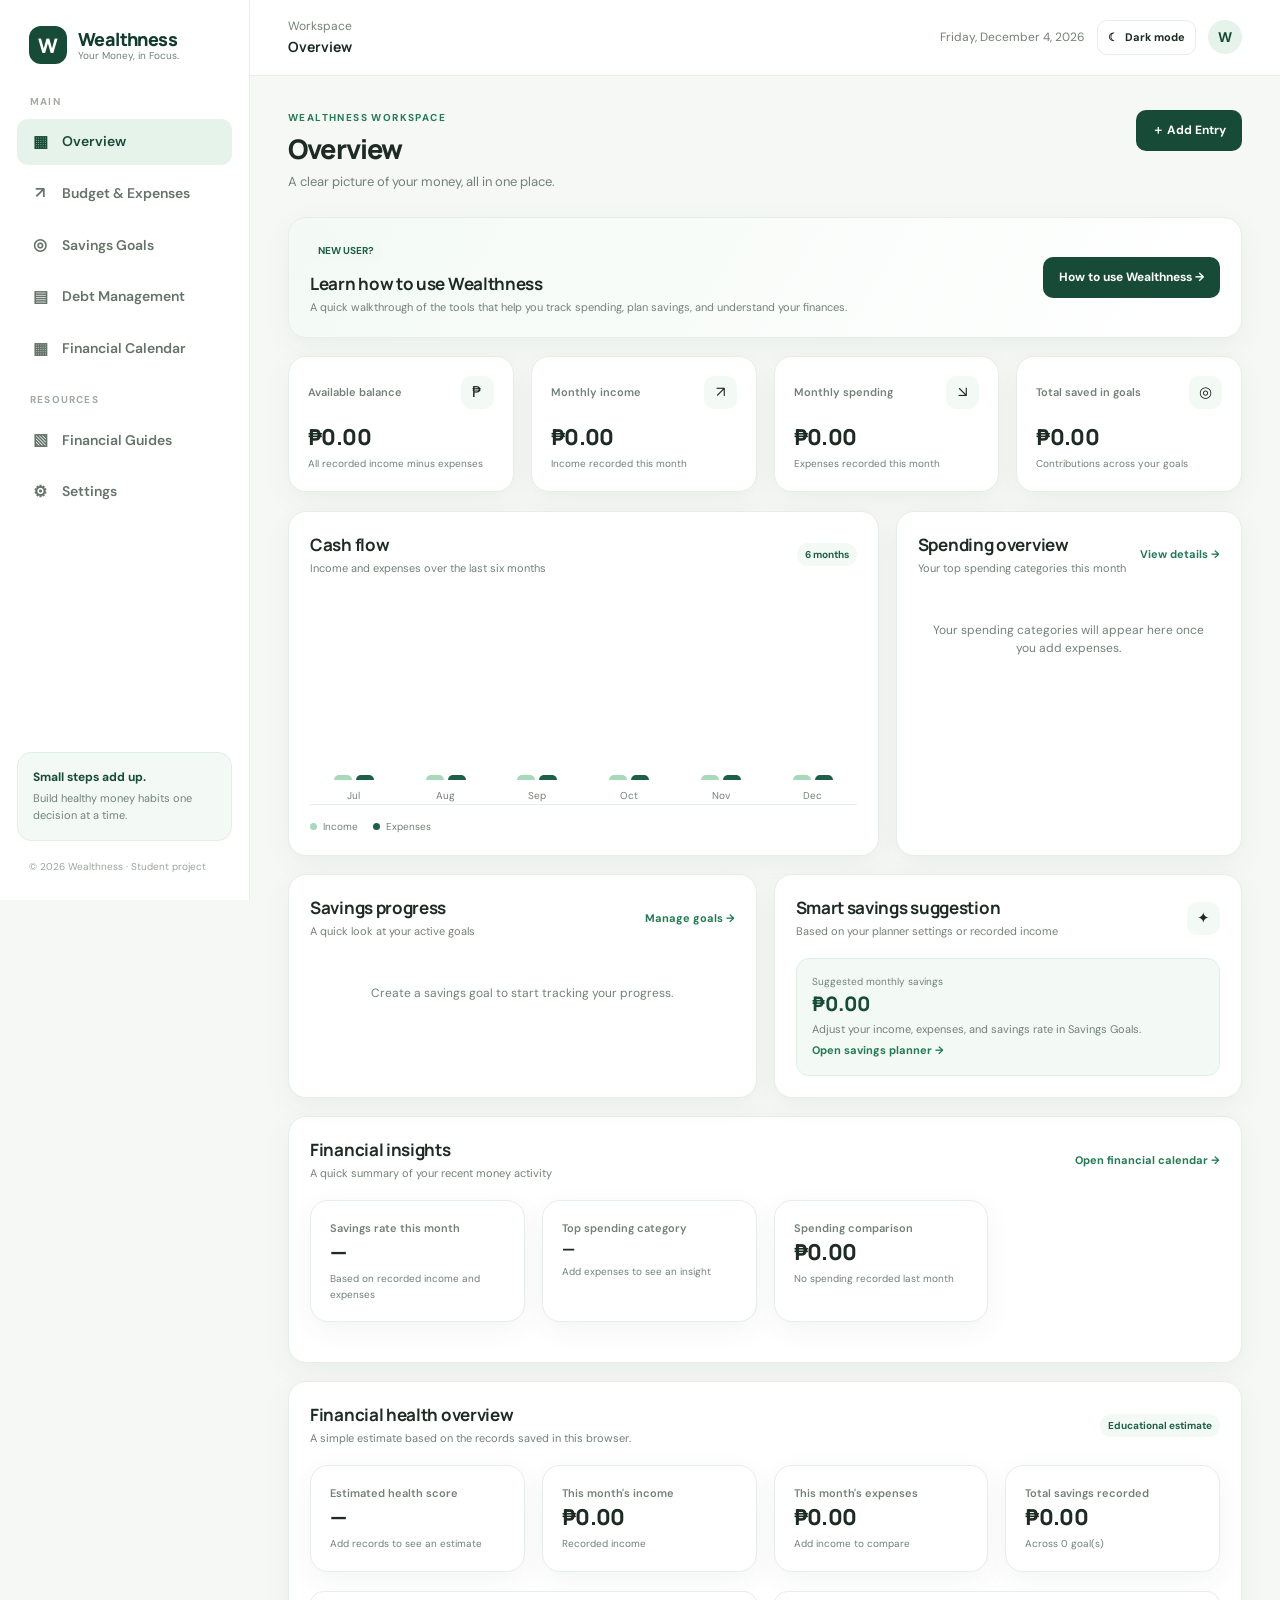
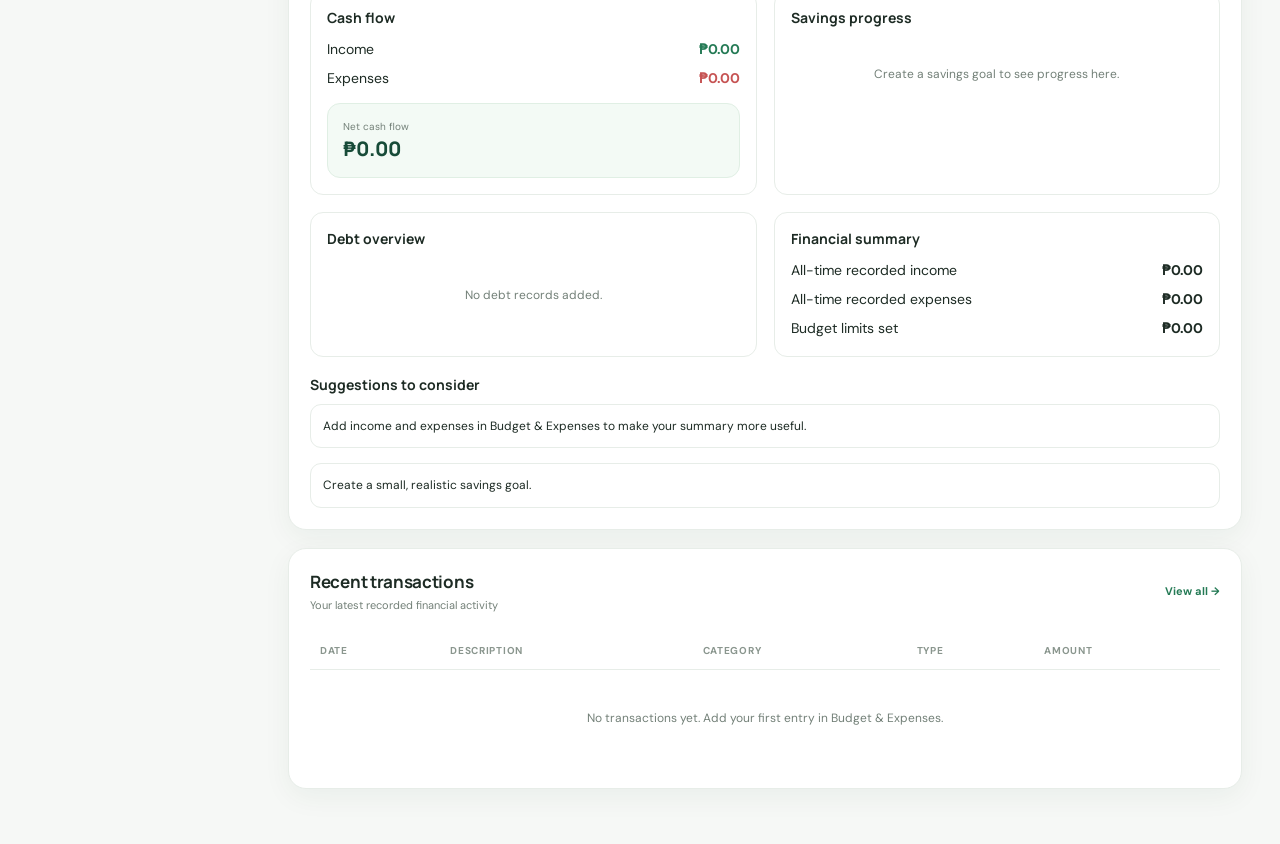
<file: index.html>
<!DOCTYPE html>
<html lang="en">
<head>
    <meta charset="UTF-8">
    <meta name="viewport" content="width=device-width, initial-scale=1.0">
    <meta name="description" content="Wealthness personal finance and financial literacy dashboard">
    <title>Overview | Wealthness</title>
    <link rel="stylesheet" href="style.css">
    <script src="script.js" defer></script>
</head>

<body data-page="overview">
    <div class="app-shell">

        <!-- This sidebar lets users move between the Wealthness pages. -->
<aside class="sidebar" id="sidebar">
            <a class="brand" href="index.html">
                <div class="brand-mark">W</div>
                <div>
                    <div class="brand-name">Wealthness</div>
                    <div class="brand-tag">Your Money, in Focus.</div>
                </div>
            </a>

            <div class="nav-label">Main</div>
            <!-- These links open the different pages of the website. -->
<nav class="nav-list">
                <a class="nav-link active" href="index.html"><span class="nav-icon">▦</span>Overview</a>
                <a class="nav-link" href="budget.html"><span class="nav-icon">↗</span>Budget &amp; Expenses</a>
                <a class="nav-link" href="savings.html"><span class="nav-icon">◎</span>Savings Goals</a>
                <a class="nav-link" href="debt.html"><span class="nav-icon">▤</span>Debt Management</a>
                <a class="nav-link" href="calendar.html"><span class="nav-icon">▦</span>Financial Calendar</a>
            </nav>
            <div class="nav-label nav-label-spaced">Resources</div>
            <nav class="nav-list">
                <a class="nav-link" href="guides.html"><span class="nav-icon">▧</span>Financial Guides</a>
                <a class="nav-link" href="settings.html"><span class="nav-icon">⚙</span>Settings</a>
            </nav>

            <div class="sidebar-bottom">
                <div class="sidebar-tip">
                    <strong>Small steps add up.</strong>
                    <p>Build healthy money habits one decision at a time.</p>
                </div>
                <div class="sidebar-footer">
                    © 2026 Wealthness · Student project
                </div>
            </div>
        </aside>

        <div class="mobile-overlay" id="mobile-overlay"></div>

        <div class="main">
            <!-- This top bar shows the page title, date, and quick controls. -->
<header class="topbar">
                <div class="topbar-left">
                    <button class="menu-toggle" id="menu-toggle" aria-label="Open navigation">☰</button>
                    <div class="breadcrumb">
                        Workspace <strong>Overview</strong>
                    </div>
                </div>

                <div class="topbar-right">
                    <span class="today" id="current-date"></span>
                    <button class="theme-toggle" id="theme-toggle" type="button" aria-label="Switch to dark mode" title="Toggle dark mode">☾ <span>Dark mode</span></button><div class="avatar">W</div>
                </div>
            </header>

            <!-- This area contains the main information and tools for this page. -->
<main class="content">
                <div class="page-heading">
                    <div>
                        <div class="eyebrow">WEALTHNESS WORKSPACE</div>
                        <h1>Overview</h1>
                        <p class="page-subtitle">A clear picture of your money, all in one place.</p>
                    </div>
                    <button class="btn btn-primary" id="open-add-entry">＋ Add Entry</button>
                </div>

                <div class="modal-backdrop hidden" id="quick-entry-modal" role="dialog" aria-modal="true" aria-labelledby="quick-entry-title">
                    <!-- This section groups related Dashboard information and controls. -->
                    <section class="modal-card">
                        <div class="panel-heading">
                            <div>
                                <h2 id="quick-entry-title">Add a transaction</h2>
                                <p class="panel-subtitle">Quickly record income or an expense.</p>
                            </div>
                            <button type="button" class="modal-close" id="close-add-entry" aria-label="Close">×</button>
                        </div>

                        <!-- This form collects information that JavaScript uses when the user submits it. -->
                        <form id="transaction-form">
                            <input type="hidden" id="transaction-id">

                            <div class="form-grid">
                                <div class="form-field">
                                    <label for="transaction-type">Transaction type</label>
                                    <select id="transaction-type">
                                        <option value="expense">Expense</option>
                                        <option value="income">Income</option>
                                    </select>
                                </div>

                                <div class="form-field">
                                    <label for="transaction-date">Date</label>
                                    <input type="date" id="transaction-date" required>
                                </div>

                                <div class="form-field">
                                    <label for="transaction-description">Description</label>
                                    <input id="transaction-description" placeholder="e.g. Monthly allowance" required>
                                </div>

                                <div class="form-field">
                                    <label for="transaction-category">Category</label>
                                    <select id="transaction-category">
                                        <option>Food</option>
                                        <option>Housing</option>
                                        <option>Transportation</option>
                                        <option>Education</option>
                                        <option>Bills</option>
                                        <option>Personal</option>
                                        <option>Salary</option>
                                        <option>Allowance</option>
                                        <option>Others</option>
                                    </select>
                                </div>

                                <div class="form-field full">
                                    <label for="transaction-amount">Amount (₱)</label>
                                    <input type="number" id="transaction-amount" min="0.01" step="0.01" placeholder="0.00" required>
                                </div>
                            </div>

                            <div class="form-actions">
                                <button type="button" class="btn btn-secondary" id="cancel-quick-entry">Cancel</button>
                                <button class="btn btn-primary" id="save-entry-button" type="submit">Save transaction</button>
                            </div>
                        </form>
                    </section>
                </div>

                <!-- This section groups related Dashboard information and controls. -->
                <section class="panel welcome-guide" style="margin-bottom:18px">
                    <div class="welcome-guide-copy"><span class="pill">NEW USER?</span><h2 style="margin-top:10px">Learn how to use Wealthness</h2><p class="panel-subtitle">A quick walkthrough of the tools that help you track spending, plan savings, and understand your finances.</p></div>
                    <button class="btn btn-primary" type="button" id="open-user-guide">How to use Wealthness →</button>
                </section>
                <!-- This section groups related Dashboard information and controls. -->
                <section class="grid stats-grid">
                    <article class="stat-card">
                        <div class="stat-top">
                            <span class="stat-label">Available balance</span>
                            <span class="stat-icon">₱</span>
                        </div>
                        <div class="stat-value" id="available-balance">₱0.00</div>
                        <div class="stat-note">All recorded income minus expenses</div>
                    </article>

                    <article class="stat-card">
                        <div class="stat-top">
                            <span class="stat-label">Monthly income</span>
                            <span class="stat-icon">↗</span>
                        </div>
                        <div class="stat-value" id="monthly-income">₱0.00</div>
                        <div class="stat-note">Income recorded this month</div>
                    </article>

                    <article class="stat-card">
                        <div class="stat-top">
                            <span class="stat-label">Monthly spending</span>
                            <span class="stat-icon">↘</span>
                        </div>
                        <div class="stat-value" id="monthly-spending">₱0.00</div>
                        <div class="stat-note">Expenses recorded this month</div>
                    </article>

                    <article class="stat-card">
                        <div class="stat-top">
                            <span class="stat-label">Total saved in goals</span>
                            <span class="stat-icon">◎</span>
                        </div>
                        <div class="stat-value" id="total-saved">₱0.00</div>
                        <div class="stat-note">Contributions across your goals</div>
                    </article>
                </section>

                <!-- This section groups related Dashboard information and controls. -->
                <section class="grid two-col">
                    <article class="panel">
                        <div class="panel-heading">
                            <div>
                                <h2>Cash flow</h2>
                                <p class="panel-subtitle">Income and expenses over the last six months</p>
                            </div>
                            <span class="pill">6 months</span>
                        </div>
                        <div class="chart" id="cashflow-chart" aria-label="Six month cash flow chart"></div>
                        <div class="legend">
                            <span><i class="dot"></i>Income</span>
                            <span><i class="dot dark"></i>Expenses</span>
                        </div>
                    </article>

                    <article class="panel">
                        <div class="panel-heading">
                            <div>
                                <h2>Spending overview</h2>
                                <p class="panel-subtitle">Your top spending categories this month</p>
                            </div>
                            <a class="text-link" href="budget.html">View details →</a>
                        </div>
                        <div class="category-list" id="spending-overview"></div>
                    </article>
                </section>

                <!-- This section groups related Dashboard information and controls. -->
                <section class="grid equal-col">
                    <article class="panel">
                        <div class="panel-heading">
                            <div>
                                <h2>Savings progress</h2>
                                <p class="panel-subtitle">A quick look at your active goals</p>
                            </div>
                            <a class="text-link" href="savings.html">Manage goals →</a>
                        </div>
                        <div class="category-list" id="savings-overview"></div>
                    </article>

                    <article class="panel">
                        <div class="panel-heading">
                            <div>
                                <h2>Smart savings suggestion</h2>
                                <p class="panel-subtitle">Based on your planner settings or recorded income</p>
                            </div>
                            <span class="stat-icon">✦</span>
                        </div>

                        <div class="result-box">
                            <small>Suggested monthly savings</small>
                            <strong id="overview-saving-suggestion">₱0.00</strong>
                            <p class="panel-subtitle">Adjust your income, expenses, and savings rate in Savings Goals.</p>
                            <a class="text-link" href="savings.html">Open savings planner →</a>
                        </div>
                    </article>
                </section>

                <!-- This section groups related Dashboard information and controls. -->
                <section class="panel" style="margin-bottom:18px">
                    <div class="panel-heading">
                        <div>
                            <h2>Financial insights</h2>
                            <p class="panel-subtitle">A quick summary of your recent money activity</p>
                        </div>
                        <a class="text-link" href="calendar.html">Open financial calendar →</a>
                    </div>
                    <div class="grid stats-grid" id="spending-insights"></div>
                </section>
                <!-- This section groups related Dashboard information and controls. -->
                <section class="panel" style="margin-bottom:18px">
                    <div class="panel-heading"><div><h2>Financial health overview</h2><p class="panel-subtitle">A simple estimate based on the records saved in this browser.</p></div><span class="pill">Educational estimate</span></div>
                    <div class="grid stats-grid" id="health-stats"></div>
                    <div class="grid equal-col">
                        <article class="health-tip-panel"><h3>Cash flow</h3><div id="health-cashflow" style="margin-top:12px"></div></article>
                        <article class="health-tip-panel"><h3>Savings progress</h3><div id="health-savings" class="category-list" style="margin-top:12px"></div></article>
                        <article class="health-tip-panel"><h3>Debt overview</h3><div id="health-debt" style="margin-top:12px"></div></article>
                        <article class="health-tip-panel"><h3>Financial summary</h3><div id="health-summary" class="category-list" style="margin-top:12px"></div></article>
                    </div>
                    <div style="margin-top:16px"><h3>Suggestions to consider</h3><div id="health-tips" class="category-list" style="margin-top:10px"></div></div>
                </section>
                <!-- This section groups related Dashboard information and controls. -->
                <section class="panel">
                    <div class="panel-heading">
                        <div>
                            <h2>Recent transactions</h2>
                            <p class="panel-subtitle">Your latest recorded financial activity</p>
                        </div>
                        <a class="text-link" href="budget.html">View all →</a>
                    </div>

                    <div class="table-wrap">
                        <!-- This table displays related information in rows and columns. -->
                        <table>
                            <thead>
                                <tr>
                                    <th>Date</th>
                                    <th>Description</th>
                                    <th>Category</th>
                                    <th>Type</th>
                                    <th>Amount</th>
                                </tr>
                            </thead>
                            <tbody id="recent-transactions"></tbody>
                        </table>
                    </div>
                </section>
            </main>
        </div>
    </div>

    <div class="modal-backdrop hidden" id="user-guide-modal" role="dialog" aria-modal="true" aria-labelledby="user-guide-title">
        <!-- This section groups related Dashboard information and controls. -->
        <section class="modal-card guide-modal">
            <div class="panel-heading"><div><div class="eyebrow">QUICK START</div><h2 id="user-guide-title">How to use Wealthness</h2><p class="panel-subtitle">Follow these simple steps to get started.</p></div><button type="button" class="modal-close" id="close-user-guide" aria-label="Close guide">×</button></div>
            <ol class="guide-steps">
                <li><strong>Start at the Dashboard</strong><span>Check your available balance, monthly income, spending, cash flow, and financial health overview.</span></li>
                <li><strong>Record your money activity</strong><span>Open Budget &amp; Expenses to add income and expenses. Use categories and monthly limits to organize spending.</span></li>
                <li><strong>Plan your savings</strong><span>In Savings Goals, create a target, use the calculators, and track your progress. You can also try a savings challenge.</span></li>
                <li><strong>Track what you owe</strong><span>Use Debt Management to record balances and payments, then check due dates in the Financial Calendar.</span></li>
                <li><strong>Learn and personalize</strong><span>Read Financial Guides for basic money tips. Open Settings to change the theme or back up your records.</span></li>
            </ol>
            <div class="notice">Your records are saved in this browser. This student project does not connect to real bank or e-wallet accounts. Export a backup regularly, especially before clearing browser data.</div>
            <div class="form-actions"><button type="button" class="btn btn-primary" id="finish-user-guide">Got it, let's start</button></div>
        </section>
    </div>
    <div id="toast" class="success-message hidden" role="status" aria-live="polite" style="position:fixed;right:20px;bottom:20px;z-index:50;box-shadow:var(--shadow)"></div>
</body>
</html>
</file>
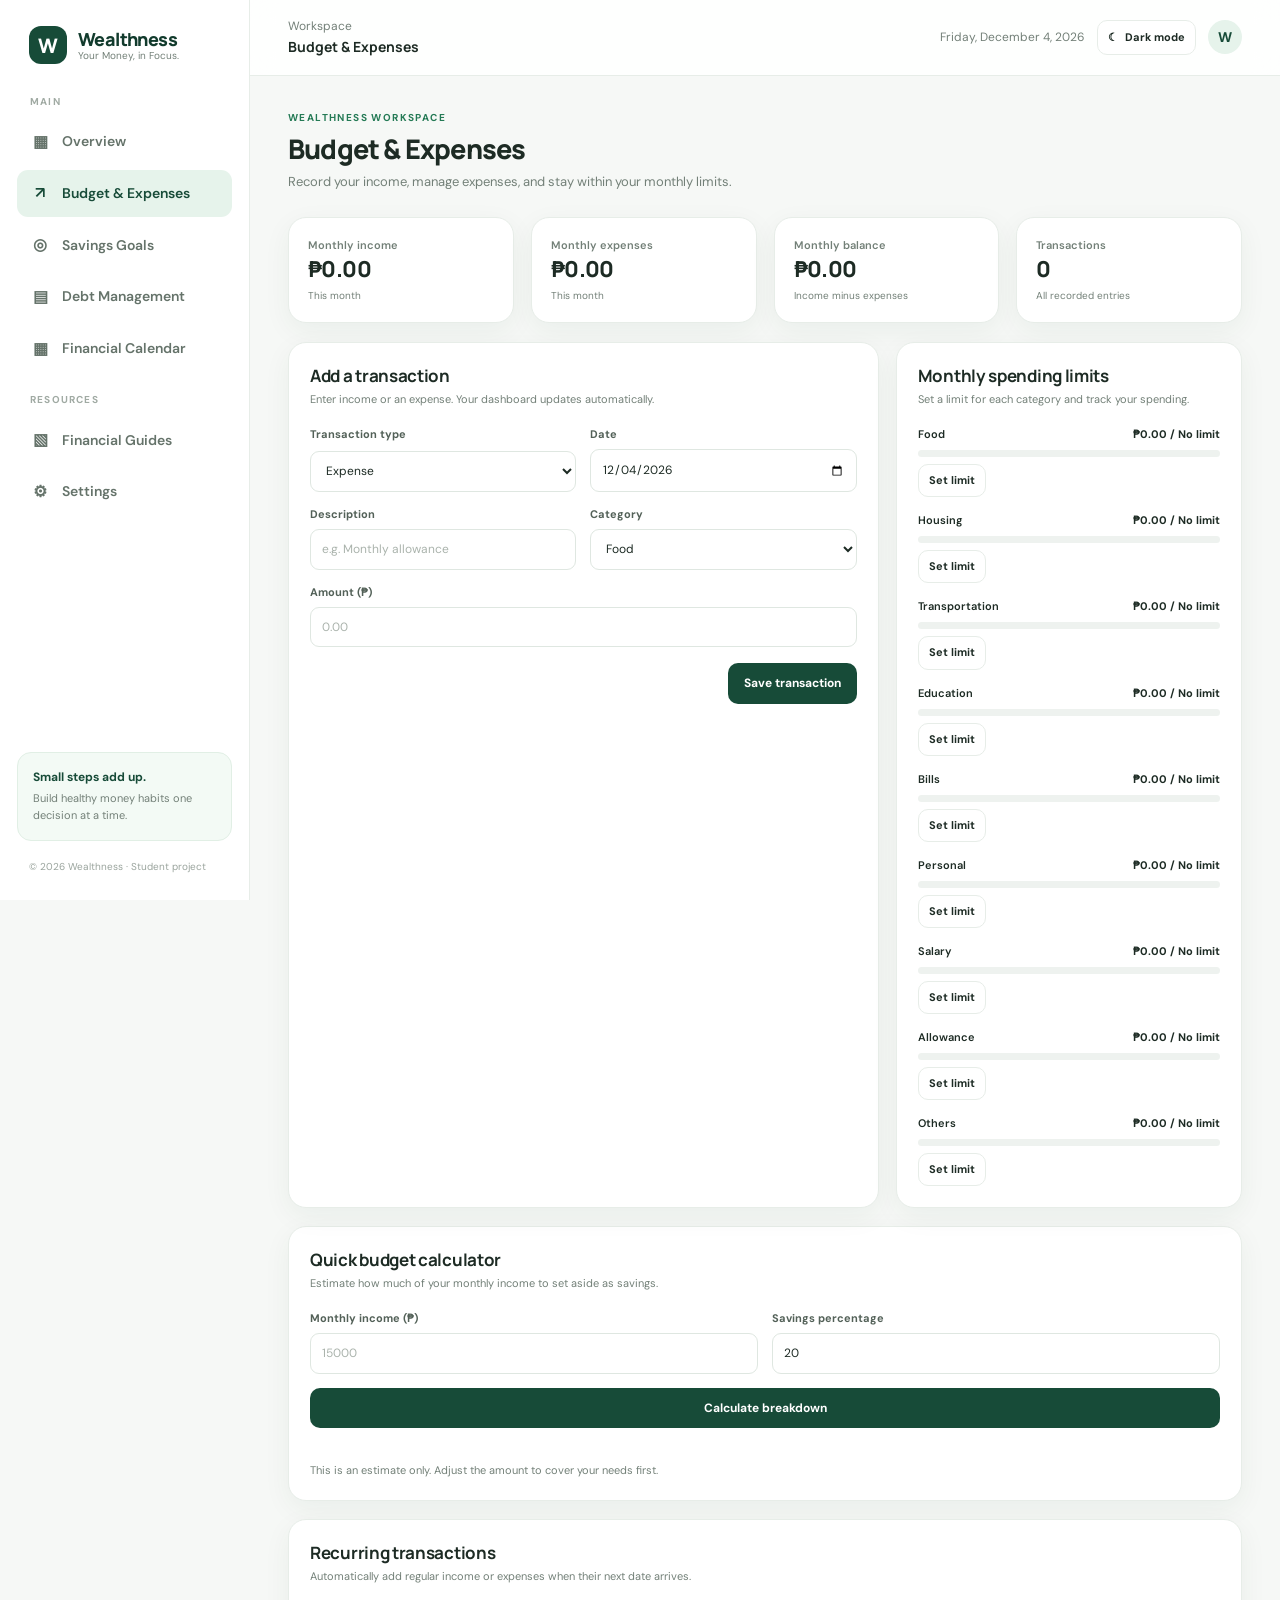
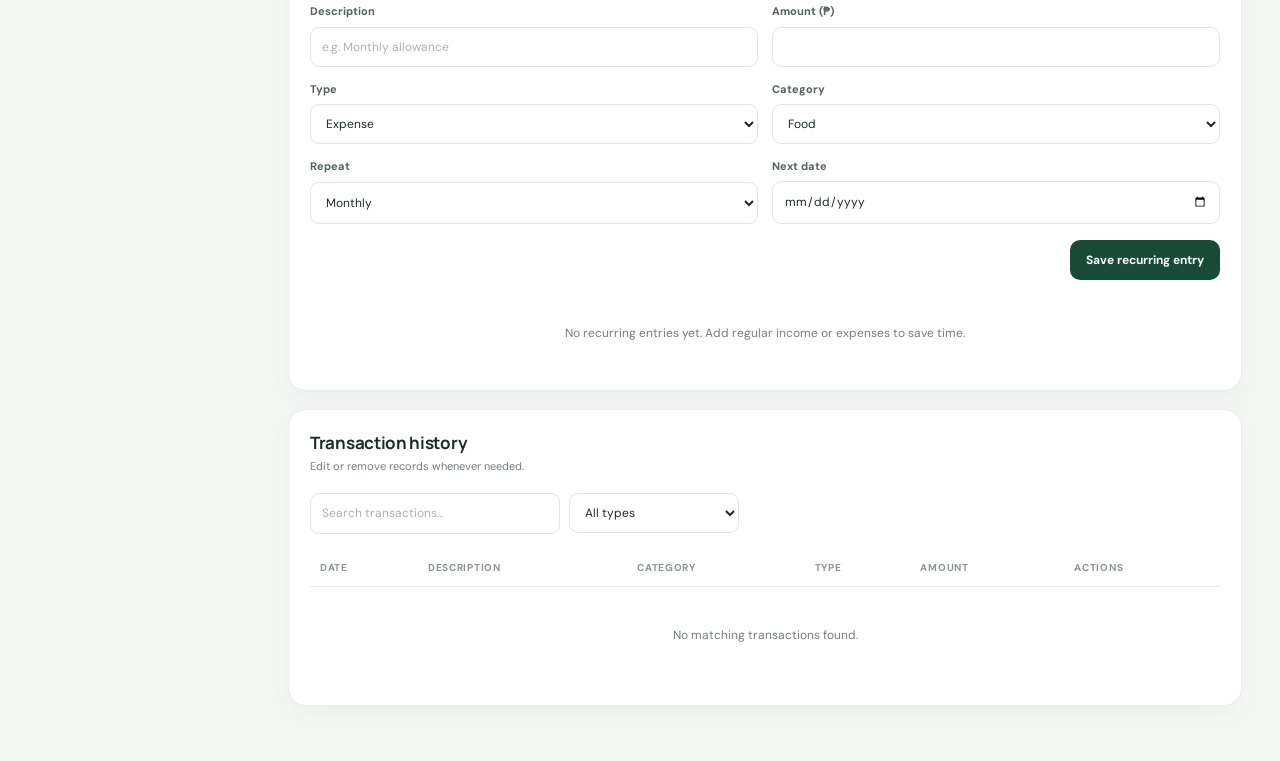
<file: budget.html>
<!DOCTYPE html>
<html lang="en">
<head>
    <meta charset="UTF-8">
    <meta name="viewport" content="width=device-width, initial-scale=1.0">
    <meta name="description" content="Wealthness personal finance and financial literacy dashboard">
    <title>Budget & Expenses | Wealthness</title>
    <link rel="stylesheet" href="style.css">
    <script src="script.js" defer></script>
</head>

<body data-page="budget">
    <div class="app-shell">

        <!-- This sidebar lets users move between the Wealthness pages. -->
<aside class="sidebar" id="sidebar">
            <a class="brand" href="index.html">
                <div class="brand-mark">W</div>
                <div>
                    <div class="brand-name">Wealthness</div>
                    <div class="brand-tag">Your Money, in Focus.</div>
                </div>
            </a>

            <div class="nav-label">Main</div>
            <!-- These links open the different pages of the website. -->
<nav class="nav-list">
                <a class="nav-link" href="index.html"><span class="nav-icon">▦</span>Overview</a>
                <a class="nav-link active" href="budget.html"><span class="nav-icon">↗</span>Budget &amp; Expenses</a>
                <a class="nav-link" href="savings.html"><span class="nav-icon">◎</span>Savings Goals</a>
                <a class="nav-link" href="debt.html"><span class="nav-icon">▤</span>Debt Management</a>
                <a class="nav-link" href="calendar.html"><span class="nav-icon">▦</span>Financial Calendar</a>
            </nav>
            <div class="nav-label nav-label-spaced">Resources</div>
            <nav class="nav-list">
                <a class="nav-link" href="guides.html"><span class="nav-icon">▧</span>Financial Guides</a>
                <a class="nav-link" href="settings.html"><span class="nav-icon">⚙</span>Settings</a>
            </nav>

            <div class="sidebar-bottom">
                <div class="sidebar-tip">
                    <strong>Small steps add up.</strong>
                    <p>Build healthy money habits one decision at a time.</p>
                </div>
                <div class="sidebar-footer">
                    © 2026 Wealthness · Student project
                </div>
            </div>
        </aside>

        <div class="mobile-overlay" id="mobile-overlay"></div>

        <div class="main">
            <!-- This top bar shows the page title, date, and quick controls. -->
<header class="topbar">
                <div class="topbar-left">
                    <button class="menu-toggle" id="menu-toggle" aria-label="Open navigation">☰</button>
                    <div class="breadcrumb">
                        Workspace <strong>Budget & Expenses</strong>
                    </div>
                </div>

                <div class="topbar-right">
                    <span class="today" id="current-date"></span>
                    <button class="theme-toggle" id="theme-toggle" type="button" aria-label="Switch to dark mode" title="Toggle dark mode">☾ <span>Dark mode</span></button><div class="avatar">W</div>
                </div>
            </header>

            <!-- This area contains the main information and tools for this page. -->
<main class="content">
                <div class="page-heading">
                    <div>
                        <div class="eyebrow">WEALTHNESS WORKSPACE</div>
                        <h1>Budget & Expenses</h1>
                        <p class="page-subtitle">Record your income, manage expenses, and stay within your monthly limits.</p>
                    </div>
                </div>

                <!-- This section groups related budget information and controls. -->
                <section class="grid stats-grid">
                    <article class="stat-card">
                        <div class="stat-label">Monthly income</div>
                        <div class="stat-value" id="budget-income-total">₱0.00</div>
                        <div class="stat-note">This month</div>
                    </article>

                    <article class="stat-card">
                        <div class="stat-label">Monthly expenses</div>
                        <div class="stat-value" id="budget-expense-total">₱0.00</div>
                        <div class="stat-note">This month</div>
                    </article>

                    <article class="stat-card">
                        <div class="stat-label">Monthly balance</div>
                        <div class="stat-value" id="budget-balance-total">₱0.00</div>
                        <div class="stat-note">Income minus expenses</div>
                    </article>

                    <article class="stat-card">
                        <div class="stat-label">Transactions</div>
                        <div class="stat-value" id="transaction-count">—</div>
                        <div class="stat-note">All recorded entries</div>
                    </article>
                </section>

                <!-- This section groups related budget information and controls. -->
                <section class="grid two-col">

                    <article class="panel" id="add-entry">
                        <div class="panel-heading">
                            <div>
                                <h2 id="form-heading">Add a transaction</h2>
                                <p class="panel-subtitle">Enter income or an expense. Your dashboard updates automatically.</p>
                            </div>
                        </div>

                        <!-- This form collects information that JavaScript uses when the user submits it. -->
                        <form id="transaction-form">
                            <input type="hidden" id="transaction-id">

                            <div class="form-grid">
                                <div class="form-field">
                                    <label for="transaction-type">Transaction type</label>
                                    <select id="transaction-type">
                                        <option value="expense">Expense</option>
                                        <option value="income">Income</option>
                                    </select>
                                </div>

                                <div class="form-field">
                                    <label for="transaction-date">Date</label>
                                    <input type="date" id="transaction-date" required>
                                </div>

                                <div class="form-field">
                                    <label for="transaction-description">Description</label>
                                    <input id="transaction-description" placeholder="e.g. Monthly allowance" required>
                                </div>

                                <div class="form-field">
                                    <label for="transaction-category">Category</label>
                                    <select id="transaction-category">
                                        <option>Food</option>
                                        <option>Housing</option>
                                        <option>Transportation</option>
                                        <option>Education</option>
                                        <option>Bills</option>
                                        <option>Personal</option>
                                        <option>Salary</option>
                                        <option>Allowance</option>
                                        <option>Others</option>
                                    </select>
                                </div>

                                <div class="form-field full">
                                    <label for="transaction-amount">Amount (₱)</label>
                                    <input type="number" id="transaction-amount" min="0.01" step="0.01" placeholder="0.00" required>
                                </div>
                            </div>

                            <div class="form-actions">
                                <button type="button" id="cancel-edit-button" class="btn btn-secondary hidden">Cancel edit</button>
                                <button class="btn btn-primary" id="save-entry-button" type="submit">Save transaction</button>
                            </div>
                        </form>
                    </article>

                    <article class="panel">
                        <div class="panel-heading">
                            <div>
                                <h2>Monthly spending limits</h2>
                                <p class="panel-subtitle">Set a limit for each category and track your spending.</p>
                            </div>
                        </div>
                        <div class="category-list" id="budget-limits"></div>
                    </article>

                </section>

                <!-- This section groups related budget information and controls. -->
                <section class="panel" style="margin-bottom:18px">
                    <div class="panel-heading"><div><h2>Quick budget calculator</h2><p class="panel-subtitle">Estimate how much of your monthly income to set aside as savings.</p></div></div>
                    <!-- This form collects information that JavaScript uses when the user submits it. -->
                    <form id="budget-calc-form" class="form-grid">
                        <div class="form-field"><label for="calc-income">Monthly income (₱)</label><input id="calc-income" type="number" min="0" step=".01" placeholder="15000" required></div>
                        <div class="form-field"><label for="calc-save-rate">Savings percentage</label><input id="calc-save-rate" type="number" min="0" max="100" value="20" required></div>
                        <div class="form-field full"><button class="btn btn-primary" type="submit">Calculate breakdown</button></div>
                    </form>
                    <div id="budget-calc-result" class="grid equal-col" style="margin-top:16px"></div>
                    <p class="panel-subtitle">This is an estimate only. Adjust the amount to cover your needs first.</p>
                </section>

                <!-- This section groups related budget information and controls. -->
                <section class="panel" style="margin-bottom:18px">
                    <div class="panel-heading">
                        <div>
                            <h2>Recurring transactions</h2>
                            <p class="panel-subtitle">Automatically add regular income or expenses when their next date arrives.</p>
                        </div>
                    </div>
                    <!-- This form collects information that JavaScript uses when the user submits it. -->
                    <form id="recurring-form">
                        <div class="form-grid">
                            <div class="form-field"><label for="recurring-description">Description</label><input id="recurring-description" placeholder="e.g. Monthly allowance" required></div>
                            <div class="form-field"><label for="recurring-amount">Amount (₱)</label><input id="recurring-amount" type="number" min="0.01" step=".01" required></div>
                            <div class="form-field"><label for="recurring-type">Type</label><select id="recurring-type"><option value="expense">Expense</option><option value="income">Income</option></select></div>
                            <div class="form-field"><label for="recurring-category">Category</label><select id="recurring-category"></select></div>
                            <div class="form-field"><label for="recurring-frequency">Repeat</label><select id="recurring-frequency"><option value="weekly">Weekly</option><option value="monthly" selected>Monthly</option><option value="yearly">Yearly</option></select></div>
                            <div class="form-field"><label for="recurring-next-date">Next date</label><input id="recurring-next-date" type="date" required></div>
                        </div>
                        <div class="form-actions"><button class="btn btn-primary" type="submit">Save recurring entry</button></div>
                    </form>
                    <div class="category-list" id="recurring-list" style="margin-top:18px"></div>
                </section>
                <!-- This section groups related budget information and controls. -->
                <section class="panel">
                    <div class="panel-heading">
                        <div>
                            <h2>Transaction history</h2>
                            <p class="panel-subtitle">Edit or remove records whenever needed.</p>
                        </div>
                    </div>

                    <div class="toolbar">
                        <input id="budget-search" type="search" placeholder="Search transactions…" aria-label="Search transactions">
                        <select id="type-filter" aria-label="Filter transaction type">
                            <option value="">All types</option>
                            <option value="income">Income</option>
                            <option value="expense">Expenses</option>
                        </select>
                    </div>

                    <div class="table-wrap">
                        <!-- This table displays related information in rows and columns. -->
                        <table>
                            <thead>
                                <tr>
                                    <th>Date</th>
                                    <th>Description</th>
                                    <th>Category</th>
                                    <th>Type</th>
                                    <th>Amount</th>
                                    <th>Actions</th>
                                </tr>
                            </thead>
                            <tbody id="transaction-list"></tbody>
                        </table>
                    </div>
                </section>

            </main>
        </div>
    </div>

    <div id="toast" class="success-message hidden" role="status" aria-live="polite" style="position:fixed;right:20px;bottom:20px;z-index:50;box-shadow:var(--shadow)"></div>
</body>
</html>
</file>
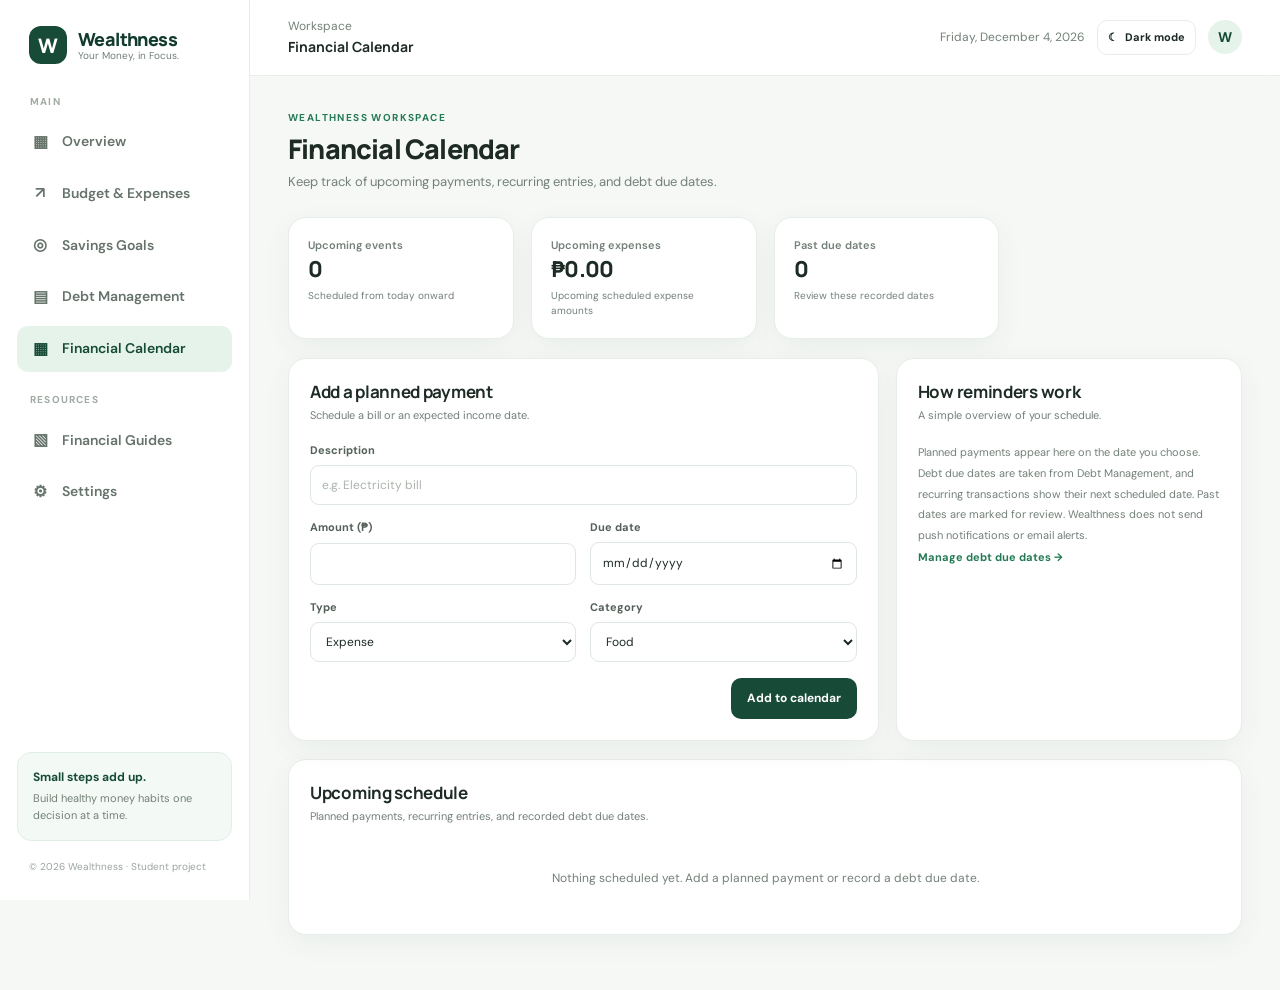
<file: calendar.html>
<!DOCTYPE html>
<html lang="en">
<head>
    <meta charset="UTF-8">
    <meta name="viewport" content="width=device-width, initial-scale=1.0">
    <meta name="description" content="Wealthness personal finance and financial literacy dashboard">
    <title>Financial Calendar | Wealthness</title>
    <link rel="stylesheet" href="style.css">
    <script src="script.js" defer></script>
</head>
<body data-page="calendar">
    <div class="app-shell">
        <!-- This sidebar lets users move between the Wealthness pages. -->
<aside class="sidebar" id="sidebar">
            <a class="brand" href="index.html">
                <div class="brand-mark">W</div>
                <div>
                    <div class="brand-name">Wealthness</div>
                    <div class="brand-tag">Your Money, in Focus.</div>
                </div>
            </a>

            <div class="nav-label">Main</div>
            <!-- These links open the different pages of the website. -->
<nav class="nav-list">
                <a class="nav-link" href="index.html"><span class="nav-icon">▦</span>Overview</a>
                <a class="nav-link" href="budget.html"><span class="nav-icon">↗</span>Budget &amp; Expenses</a>
                <a class="nav-link" href="savings.html"><span class="nav-icon">◎</span>Savings Goals</a>
                <a class="nav-link" href="debt.html"><span class="nav-icon">▤</span>Debt Management</a>
                <a class="nav-link active" href="calendar.html"><span class="nav-icon">▦</span>Financial Calendar</a>
            </nav>
            <div class="nav-label nav-label-spaced">Resources</div>
            <nav class="nav-list">
                <a class="nav-link" href="guides.html"><span class="nav-icon">▧</span>Financial Guides</a>
                <a class="nav-link" href="settings.html"><span class="nav-icon">⚙</span>Settings</a>
            </nav>

            <div class="sidebar-bottom">
                <div class="sidebar-tip">
                    <strong>Small steps add up.</strong>
                    <p>Build healthy money habits one decision at a time.</p>
                </div>
                <div class="sidebar-footer">© 2026 Wealthness · Student project</div>
            </div>
        </aside>

        <div class="mobile-overlay" id="mobile-overlay"></div>

        <div class="main">
            <!-- This top bar shows the page title, date, and quick controls. -->
<header class="topbar">
                <div class="topbar-left">
                    <button class="menu-toggle" id="menu-toggle" aria-label="Open navigation">☰</button>
                    <div class="breadcrumb">Workspace <strong>Financial Calendar</strong></div>
                </div>
                <div class="topbar-right">
                    <span class="today" id="current-date"></span>
                    <button class="theme-toggle" id="theme-toggle" type="button" aria-label="Switch to dark mode" title="Toggle dark mode">☾ <span>Dark mode</span></button><div class="avatar">W</div>
                </div>
            </header>

            <!-- This area contains the main information and tools for this page. -->
<main class="content">
                <div class="page-heading">
                    <div>
                        <div class="eyebrow">WEALTHNESS WORKSPACE</div>
                        <h1>Financial Calendar</h1>
                        <p class="page-subtitle">Keep track of upcoming payments, recurring entries, and debt due dates.</p>
                    </div>
                </div>

                <!-- This section groups related calendar information and controls. -->
                <section class="grid stats-grid">
                    <article class="stat-card"><div class="stat-label">Upcoming events</div><div class="stat-value" id="upcoming-count">0</div><div class="stat-note">Scheduled from today onward</div></article>
                    <article class="stat-card"><div class="stat-label">Upcoming expenses</div><div class="stat-value" id="upcoming-total">₱0.00</div><div class="stat-note">Upcoming scheduled expense amounts</div></article>
                    <article class="stat-card"><div class="stat-label">Past due dates</div><div class="stat-value" id="overdue-count">0</div><div class="stat-note">Review these recorded dates</div></article>
                </section>

                <!-- This section groups related calendar information and controls. -->
                <section class="grid two-col">
                    <article class="panel">
                        <div class="panel-heading"><div><h2>Add a planned payment</h2><p class="panel-subtitle">Schedule a bill or an expected income date.</p></div></div>
                        <!-- This form collects information that JavaScript uses when the user submits it. -->
                        <form id="planned-form">
                            <div class="form-grid">
                                <div class="form-field full"><label for="planned-name">Description</label><input id="planned-name" placeholder="e.g. Electricity bill" required></div>
                                <div class="form-field"><label for="planned-amount">Amount (₱)</label><input id="planned-amount" type="number" min="0.01" step=".01" required></div>
                                <div class="form-field"><label for="planned-date">Due date</label><input id="planned-date" type="date" required></div>
                                <div class="form-field"><label for="planned-type">Type</label><select id="planned-type"><option value="expense">Expense</option><option value="income">Income</option></select></div>
                                <div class="form-field"><label for="planned-category">Category</label><select id="planned-category"></select></div>
                            </div>
                            <div class="form-actions"><button class="btn btn-primary" type="submit">Add to calendar</button></div>
                        </form>
                    </article>
                    <article class="panel">
                        <div class="panel-heading"><div><h2>How reminders work</h2><p class="panel-subtitle">A simple overview of your schedule.</p></div></div>
                        <p class="panel-subtitle" style="line-height:1.9">Planned payments appear here on the date you choose. Debt due dates are taken from Debt Management, and recurring transactions show their next scheduled date. Past dates are marked for review. Wealthness does not send push notifications or email alerts.</p>
                        <a class="text-link" href="debt.html">Manage debt due dates →</a>
                    </article>
                </section>

                <!-- This section groups related calendar information and controls. -->
                <section class="panel">
                    <div class="panel-heading"><div><h2>Upcoming schedule</h2><p class="panel-subtitle">Planned payments, recurring entries, and recorded debt due dates.</p></div></div>
                    <div class="calendar-events" id="calendar-events"></div>
                </section>
            </main>
        </div>
    </div>

    <div id="toast" class="success-message hidden" role="status" aria-live="polite" style="position:fixed;right:20px;bottom:20px;z-index:50;box-shadow:var(--shadow)"></div>
</body>
</html>
</file>
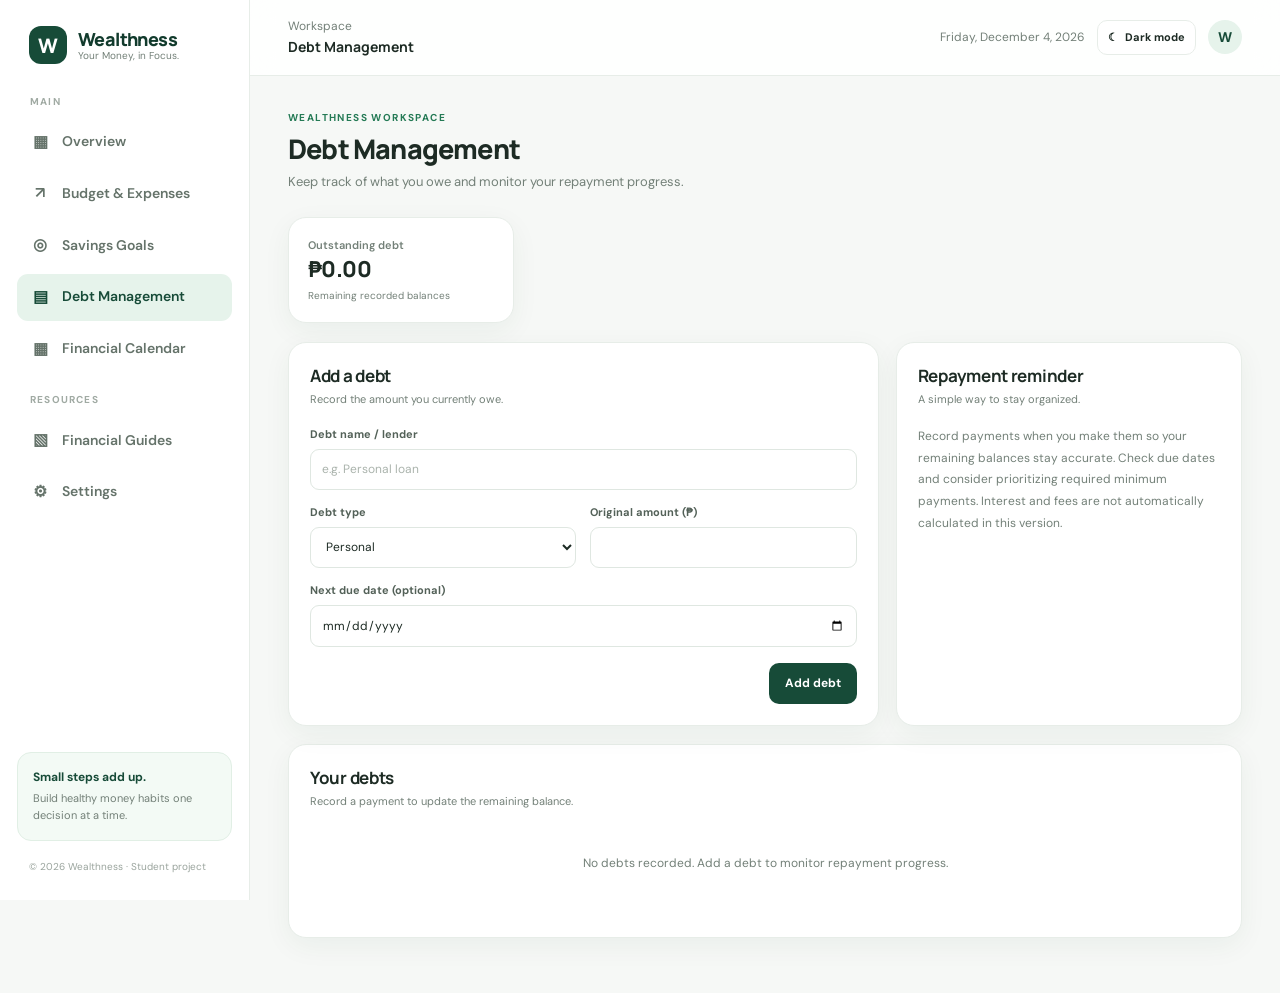
<file: debt.html>
<!DOCTYPE html>
<html lang="en">
<head>
    <meta charset="UTF-8">
    <meta name="viewport" content="width=device-width, initial-scale=1.0">
    <meta name="description" content="Wealthness personal finance and financial literacy dashboard">
    <title>Debt Management | Wealthness</title>
    <link rel="stylesheet" href="style.css">
    <script src="script.js" defer></script>
</head>

<body data-page="debt">
    <div class="app-shell">

        <!-- This sidebar lets users move between the Wealthness pages. -->
<aside class="sidebar" id="sidebar">
            <a class="brand" href="index.html">
                <div class="brand-mark">W</div>
                <div>
                    <div class="brand-name">Wealthness</div>
                    <div class="brand-tag">Your Money, in Focus.</div>
                </div>
            </a>

            <div class="nav-label">Main</div>
            <!-- These links open the different pages of the website. -->
<nav class="nav-list">
                <a class="nav-link" href="index.html"><span class="nav-icon">▦</span>Overview</a>
                <a class="nav-link" href="budget.html"><span class="nav-icon">↗</span>Budget &amp; Expenses</a>
                <a class="nav-link" href="savings.html"><span class="nav-icon">◎</span>Savings Goals</a>
                <a class="nav-link active" href="debt.html"><span class="nav-icon">▤</span>Debt Management</a>
                <a class="nav-link" href="calendar.html"><span class="nav-icon">▦</span>Financial Calendar</a>
            </nav>
            <div class="nav-label nav-label-spaced">Resources</div>
            <nav class="nav-list">
                <a class="nav-link" href="guides.html"><span class="nav-icon">▧</span>Financial Guides</a>
                <a class="nav-link" href="settings.html"><span class="nav-icon">⚙</span>Settings</a>
            </nav>

            <div class="sidebar-bottom">
                <div class="sidebar-tip">
                    <strong>Small steps add up.</strong>
                    <p>Build healthy money habits one decision at a time.</p>
                </div>
                <div class="sidebar-footer">
                    © 2026 Wealthness · Student project
                </div>
            </div>
        </aside>

        <div class="mobile-overlay" id="mobile-overlay"></div>

        <div class="main">
            <!-- This top bar shows the page title, date, and quick controls. -->
<header class="topbar">
                <div class="topbar-left">
                    <button class="menu-toggle" id="menu-toggle" aria-label="Open navigation">☰</button>
                    <div class="breadcrumb">
                        Workspace <strong>Debt Management</strong>
                    </div>
                </div>

                <div class="topbar-right">
                    <span class="today" id="current-date"></span>
                    <button class="theme-toggle" id="theme-toggle" type="button" aria-label="Switch to dark mode" title="Toggle dark mode">☾ <span>Dark mode</span></button><div class="avatar">W</div>
                </div>
            </header>

            <!-- This area contains the main information and tools for this page. -->
<main class="content">
                <div class="page-heading">
                    <div>
                        <div class="eyebrow">WEALTHNESS WORKSPACE</div>
                        <h1>Debt Management</h1>
                        <p class="page-subtitle">Keep track of what you owe and monitor your repayment progress.</p>
                    </div>
                </div>

                <!-- This section groups related debt information and controls. -->
                <section class="grid stats-grid">
                    <article class="stat-card">
                        <div class="stat-label">Outstanding debt</div>
                        <div class="stat-value" id="debt-total">₱0.00</div>
                        <div class="stat-note">Remaining recorded balances</div>
                    </article>
                </section>

                <!-- This section groups related debt information and controls. -->
                <section class="grid two-col">

                    <article class="panel">
                        <div class="panel-heading">
                            <div>
                                <h2>Add a debt</h2>
                                <p class="panel-subtitle">Record the amount you currently owe.</p>
                            </div>
                        </div>

                        <!-- This form collects information that JavaScript uses when the user submits it. -->
                        <form id="debt-form">
                            <div class="form-grid">
                                <div class="form-field full">
                                    <label for="debt-name">Debt name / lender</label>
                                    <input id="debt-name" placeholder="e.g. Personal loan" required>
                                </div>

                                <div class="form-field">
                                    <label for="debt-type">Debt type</label>
                                    <select id="debt-type">
                                        <option>Personal</option>
                                        <option>Credit card</option>
                                        <option>Student loan</option>
                                        <option>Buy now, pay later</option>
                                        <option>Other</option>
                                    </select>
                                </div>

                                <div class="form-field">
                                    <label for="debt-amount">Original amount (₱)</label>
                                    <input id="debt-amount" type="number" min="0.01" step=".01" required>
                                </div>

                                <div class="form-field full">
                                    <label for="debt-due">Next due date (optional)</label>
                                    <input id="debt-due" type="date">
                                </div>
                            </div>

                            <div class="form-actions">
                                <button class="btn btn-primary">Add debt</button>
                            </div>
                        </form>
                    </article>

                    <article class="panel">
                        <div class="panel-heading">
                            <div>
                                <h2>Repayment reminder</h2>
                                <p class="panel-subtitle">A simple way to stay organized.</p>
                            </div>
                        </div>

                        <p style="font-size:12px;color:var(--muted);line-height:1.8">
                            Record payments when you make them so your remaining balances stay accurate. Check due dates and consider prioritizing required minimum payments. Interest and fees are not automatically calculated in this version.
                        </p>
                    </article>

                </section>

                <!-- This section groups related debt information and controls. -->
                <section class="panel">
                    <div class="panel-heading">
                        <div>
                            <h2>Your debts</h2>
                            <p class="panel-subtitle">Record a payment to update the remaining balance.</p>
                        </div>
                    </div>

                    <div class="grid equal-col" id="debt-list"></div>
                </section>

            </main>
        </div>
    </div>

    <div id="toast" class="success-message hidden" role="status" aria-live="polite" style="position:fixed;right:20px;bottom:20px;z-index:50;box-shadow:var(--shadow)"></div>
</body>
</html>
</file>
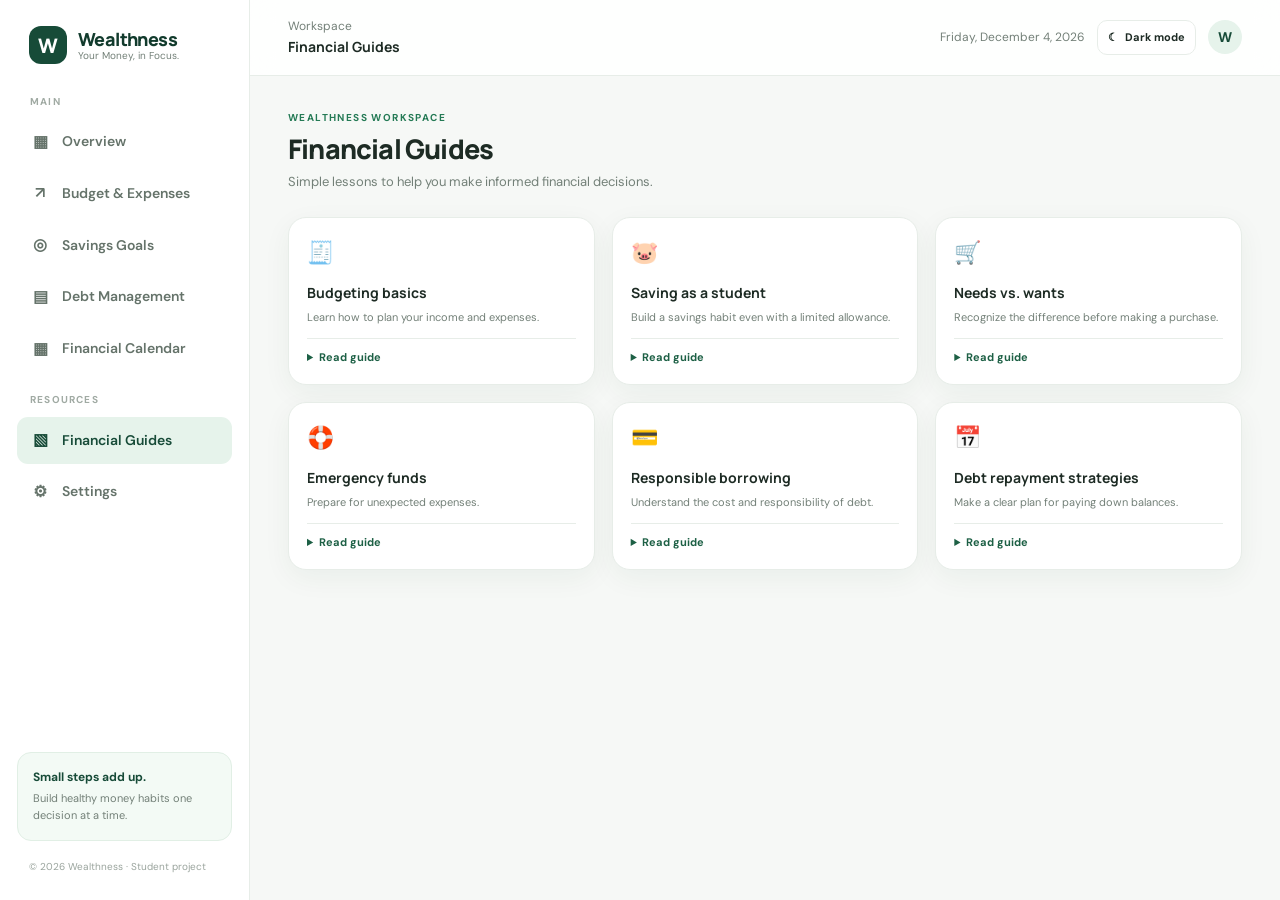
<file: guides.html>
<!DOCTYPE html>
<html lang="en">
<head>
    <meta charset="UTF-8">
    <meta name="viewport" content="width=device-width, initial-scale=1.0">
    <meta name="description" content="Wealthness personal finance and financial literacy dashboard">
    <title>Financial Guides | Wealthness</title>
    <link rel="stylesheet" href="style.css">
    <script src="script.js" defer></script>
</head>

<body data-page="guides">
    <div class="app-shell">

        <!-- This sidebar lets users move between the Wealthness pages. -->
<aside class="sidebar" id="sidebar">
            <a class="brand" href="index.html">
                <div class="brand-mark">W</div>
                <div>
                    <div class="brand-name">Wealthness</div>
                    <div class="brand-tag">Your Money, in Focus.</div>
                </div>
            </a>

            <div class="nav-label">Main</div>
            <!-- These links open the different pages of the website. -->
<nav class="nav-list">
                <a class="nav-link" href="index.html"><span class="nav-icon">▦</span>Overview</a>
                <a class="nav-link" href="budget.html"><span class="nav-icon">↗</span>Budget &amp; Expenses</a>
                <a class="nav-link" href="savings.html"><span class="nav-icon">◎</span>Savings Goals</a>
                <a class="nav-link" href="debt.html"><span class="nav-icon">▤</span>Debt Management</a>
                <a class="nav-link" href="calendar.html"><span class="nav-icon">▦</span>Financial Calendar</a>
            </nav>
            <div class="nav-label nav-label-spaced">Resources</div>
            <nav class="nav-list">
                <a class="nav-link active" href="guides.html"><span class="nav-icon">▧</span>Financial Guides</a>
                <a class="nav-link" href="settings.html"><span class="nav-icon">⚙</span>Settings</a>
            </nav>

            <div class="sidebar-bottom">
                <div class="sidebar-tip">
                    <strong>Small steps add up.</strong>
                    <p>Build healthy money habits one decision at a time.</p>
                </div>
                <div class="sidebar-footer">
                    © 2026 Wealthness · Student project
                </div>
            </div>
        </aside>

        <div class="mobile-overlay" id="mobile-overlay"></div>

        <div class="main">
            <!-- This top bar shows the page title, date, and quick controls. -->
<header class="topbar">
                <div class="topbar-left">
                    <button class="menu-toggle" id="menu-toggle" aria-label="Open navigation">☰</button>
                    <div class="breadcrumb">
                        Workspace <strong>Financial Guides</strong>
                    </div>
                </div>

                <div class="topbar-right">
                    <span class="today" id="current-date"></span>
                    <button class="theme-toggle" id="theme-toggle" type="button" aria-label="Switch to dark mode" title="Toggle dark mode">☾ <span>Dark mode</span></button><div class="avatar">W</div>
                </div>
            </header>

            <!-- This area contains the main information and tools for this page. -->
<main class="content">
                <div class="page-heading">
                    <div>
                        <div class="eyebrow">WEALTHNESS WORKSPACE</div>
                        <h1>Financial Guides</h1>
                        <p class="page-subtitle">Simple lessons to help you make informed financial decisions.</p>
                    </div>
                </div>

                <!-- This section groups related guides information and controls. -->
                <section class="grid guide-grid">

                    <article class="panel guide-card">
                        <div class="guide-icon">🧾</div>
                        <h3>Budgeting basics</h3>
                        <p>Learn how to plan your income and expenses.</p>
                        <details>
                            <summary>Read guide</summary>
                            <p>Start by listing all your income sources. Write down fixed expenses such as rent and bills, then estimate flexible expenses such as food and transport. Compare your total expenses with your income and set realistic limits. Review your budget regularly.</p>
                        </details>
                    </article>

                    <article class="panel guide-card">
                        <div class="guide-icon">🐷</div>
                        <h3>Saving as a student</h3>
                        <p>Build a savings habit even with a limited allowance.</p>
                        <details>
                            <summary>Read guide</summary>
                            <p>Choose a small amount you can save consistently. Separate savings from everyday spending, set a clear goal, and track your progress. Increase your contribution when you have extra money, but avoid setting a target that prevents you from covering essentials.</p>
                        </details>
                    </article>

                    <article class="panel guide-card">
                        <div class="guide-icon">🛒</div>
                        <h3>Needs vs. wants</h3>
                        <p>Recognize the difference before making a purchase.</p>
                        <details>
                            <summary>Read guide</summary>
                            <p>Needs are expenses required for daily living, such as food, housing, and transportation. Wants are optional purchases that make life enjoyable. Before buying, pause and ask whether the purchase fits your budget and priorities.</p>
                        </details>
                    </article>

                    <article class="panel guide-card">
                        <div class="guide-icon">🛟</div>
                        <h3>Emergency funds</h3>
                        <p>Prepare for unexpected expenses.</p>
                        <details>
                            <summary>Read guide</summary>
                            <p>An emergency fund is money reserved for unexpected needs. A common long-term target is three to six months of essential expenses, but it is fine to begin with a smaller starter goal. Keep it accessible and use it for genuine emergencies.</p>
                        </details>
                    </article>

                    <article class="panel guide-card">
                        <div class="guide-icon">💳</div>
                        <h3>Responsible borrowing</h3>
                        <p>Understand the cost and responsibility of debt.</p>
                        <details>
                            <summary>Read guide</summary>
                            <p>Before borrowing, understand the interest rate, fees, payment schedule, and total repayment amount. Borrow only what you can reasonably repay. Avoid taking new debt to cover existing debt without understanding the consequences.</p>
                        </details>
                    </article>

                    <article class="panel guide-card">
                        <div class="guide-icon">📅</div>
                        <h3>Debt repayment strategies</h3>
                        <p>Make a clear plan for paying down balances.</p>
                        <details>
                            <summary>Read guide</summary>
                            <p>Always plan for required payments first. Some people focus extra payments on the highest-interest debt to reduce total interest, while others start with the smallest balance for motivation. Choose a realistic approach and keep track of due dates.</p>
                        </details>
                    </article>

                </section>
            </main>
        </div>
    </div>

    <div id="toast" class="success-message hidden" role="status" aria-live="polite" style="position:fixed;right:20px;bottom:20px;z-index:50;box-shadow:var(--shadow)"></div>
</body>
</html>
</file>
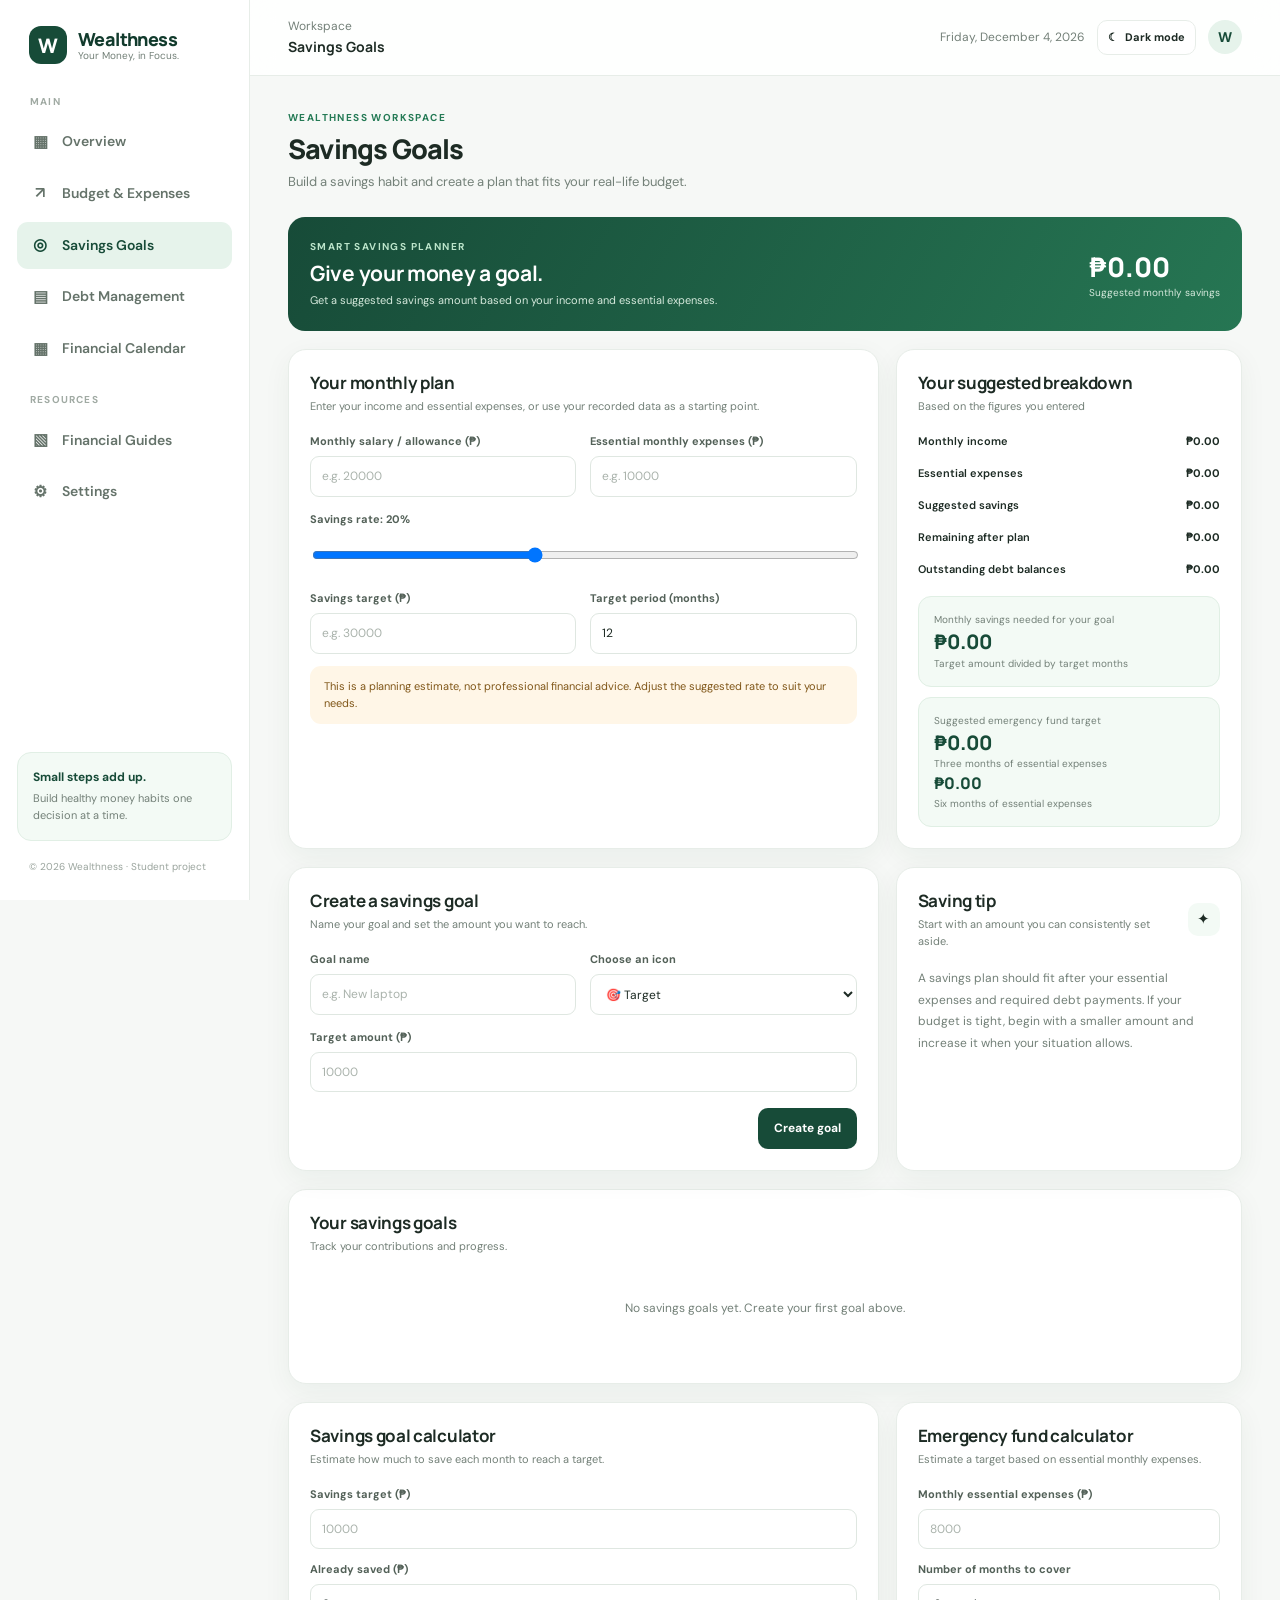
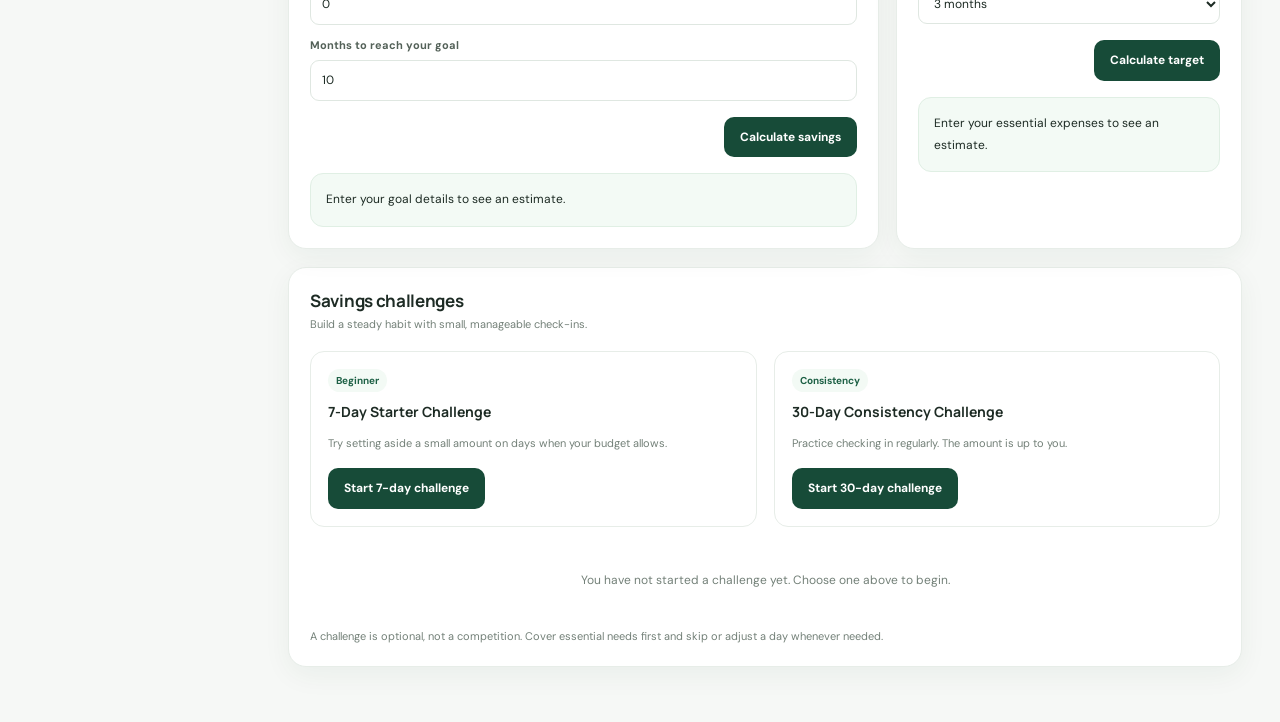
<file: savings.html>
<!DOCTYPE html>
<html lang="en">
<head>
    <meta charset="UTF-8">
    <meta name="viewport" content="width=device-width, initial-scale=1.0">
    <meta name="description" content="Wealthness personal finance and financial literacy dashboard">
    <title>Savings Goals | Wealthness</title>
    <link rel="stylesheet" href="style.css">
    <script src="script.js" defer></script>
</head>
<body data-page="savings">
    <div class="app-shell">
        <!-- This sidebar lets users move between the Wealthness pages. -->
<aside class="sidebar" id="sidebar">
            <a class="brand" href="index.html">
                <div class="brand-mark">W</div>
                <div>
                    <div class="brand-name">Wealthness</div>
                    <div class="brand-tag">Your Money, in Focus.</div>
                </div>
            </a>

            <div class="nav-label">Main</div>
            <!-- These links open the different pages of the website. -->
<nav class="nav-list">
                <a class="nav-link" href="index.html"><span class="nav-icon">▦</span>Overview</a>
                <a class="nav-link" href="budget.html"><span class="nav-icon">↗</span>Budget &amp; Expenses</a>
                <a class="nav-link active" href="savings.html"><span class="nav-icon">◎</span>Savings Goals</a>
                <a class="nav-link" href="debt.html"><span class="nav-icon">▤</span>Debt Management</a>
                <a class="nav-link" href="calendar.html"><span class="nav-icon">▦</span>Financial Calendar</a>
            </nav>
            <div class="nav-label nav-label-spaced">Resources</div>
            <nav class="nav-list">
                <a class="nav-link" href="guides.html"><span class="nav-icon">▧</span>Financial Guides</a>
                <a class="nav-link" href="settings.html"><span class="nav-icon">⚙</span>Settings</a>
            </nav>

            <div class="sidebar-bottom">
                <div class="sidebar-tip">
                    <strong>Small steps add up.</strong>
                    <p>Build healthy money habits one decision at a time.</p>
                </div>
                <div class="sidebar-footer">© 2026 Wealthness · Student project</div>
            </div>
        </aside>

        <div class="mobile-overlay" id="mobile-overlay"></div>

        <div class="main">
            <!-- This top bar shows the page title, date, and quick controls. -->
<header class="topbar">
                <div class="topbar-left">
                    <button class="menu-toggle" id="menu-toggle" aria-label="Open navigation">☰</button>
                    <div class="breadcrumb">Workspace <strong>Savings Goals</strong></div>
                </div>
                <div class="topbar-right">
                    <span class="today" id="current-date"></span>
                    <button class="theme-toggle" id="theme-toggle" type="button" aria-label="Switch to dark mode" title="Toggle dark mode">☾ <span>Dark mode</span></button><div class="avatar">W</div>
                </div>
            </header>

            <!-- This area contains the main information and tools for this page. -->
<main class="content">
                <div class="page-heading">
                    <div>
                        <div class="eyebrow">WEALTHNESS WORKSPACE</div>
                        <h1>Savings Goals</h1>
                        <p class="page-subtitle">Build a savings habit and create a plan that fits your real-life budget.</p>
                    </div>
                </div>

                <!-- This section groups related savings information and controls. -->
                <section class="planner-highlight">
                    <div>
                        <div class="eyebrow" style="color:#bce5cb">SMART SAVINGS PLANNER</div>
                        <h2 style="font-size:21px;margin-top:5px">Give your money a goal.</h2>
                        <p>Get a suggested savings amount based on your income and essential expenses.</p>
                    </div>
                    <div>
                        <div class="big" id="planner-suggested">₱0.00</div>
                        <div style="font-size:10px;color:#d5e9dc">Suggested monthly savings</div>
                    </div>
                </section>

                <!-- This section groups related savings information and controls. -->
                <section class="grid two-col">
                    <article class="panel">
                        <div class="panel-heading">
                            <div>
                                <h2>Your monthly plan</h2>
                                <p class="panel-subtitle">Enter your income and essential expenses, or use your recorded data as a starting point.</p>
                            </div>
                        </div>

                        <!-- This form collects information that JavaScript uses when the user submits it. -->
                        <form id="planner-form">
                            <div class="form-grid">
                                <div class="form-field">
                                    <label for="planner-income">Monthly salary / allowance (₱)</label>
                                    <input id="planner-income" type="number" min="0" placeholder="e.g. 20000">
                                </div>
                                <div class="form-field">
                                    <label for="planner-essential">Essential monthly expenses (₱)</label>
                                    <input id="planner-essential" type="number" min="0" placeholder="e.g. 10000">
                                </div>
                                <div class="form-field full">
                                    <label for="planner-rate">Savings rate: <span id="planner-rate-value">20%</span></label>
                                    <input id="planner-rate" type="range" min="0" max="50" step="5" value="20">
                                </div>
                                <div class="form-field">
                                    <label for="planner-goal">Savings target (₱)</label>
                                    <input id="planner-goal" type="number" min="0" placeholder="e.g. 30000">
                                </div>
                                <div class="form-field">
                                    <label for="planner-months">Target period (months)</label>
                                    <input id="planner-months" type="number" min="1" value="12">
                                </div>
                            </div>
                        </form>

                        <div class="notice">This is a planning estimate, not professional financial advice. Adjust the suggested rate to suit your needs.</div>
                    </article>

                    <article class="panel">
                        <div class="panel-heading">
                            <div>
                                <h2>Your suggested breakdown</h2>
                                <p class="panel-subtitle">Based on the figures you entered</p>
                            </div>
                        </div>

                        <div class="category-list">
                            <div class="category-row">
                                <span class="category-name">Monthly income</span>
                                <span class="category-amount" id="planner-income-display">₱0.00</span>
                            </div>
                            <div class="category-row">
                                <span class="category-name">Essential expenses</span>
                                <span class="category-amount" id="planner-expense-display">₱0.00</span>
                            </div>
                            <div class="category-row">
                                <span class="category-name">Suggested savings</span>
                                <span class="category-amount" id="planner-suggested-copy">See above</span>
                            </div>
                            <div class="category-row">
                                <span class="category-name">Remaining after plan</span>
                                <span class="category-amount" id="planner-remaining">₱0.00</span>
                            </div>
                            <div class="category-row">
                                <span class="category-name">Outstanding debt balances</span>
                                <span class="category-amount" id="planner-debt-total">₱0.00</span>
                            </div>
                        </div>

                        <div class="result-box" style="margin-top:18px">
                            <small>Monthly savings needed for your goal</small>
                            <strong id="planner-monthly-goal">₱0.00</strong>
                            <small>Target amount divided by target months</small>
                        </div>

                        <div class="result-box" style="margin-top:10px">
                            <small>Suggested emergency fund target</small>
                            <strong id="emergency-target-low">₱0.00</strong>
                            <small>Three months of essential expenses</small>
                            <strong id="emergency-target-high" style="font-size:16px">₱0.00</strong>
                            <small>Six months of essential expenses</small>
                        </div>
                    </article>
                </section>

                <!-- This section groups related savings information and controls. -->
                <section class="grid two-col">
                    <article class="panel">
                        <div class="panel-heading">
                            <div>
                                <h2>Create a savings goal</h2>
                                <p class="panel-subtitle">Name your goal and set the amount you want to reach.</p>
                            </div>
                        </div>

                        <!-- This form collects information that JavaScript uses when the user submits it. -->
                        <form id="goal-form">
                            <div class="form-grid">
                                <div class="form-field">
                                    <label for="goal-name">Goal name</label>
                                    <input id="goal-name" placeholder="e.g. New laptop" required>
                                </div>
                                <div class="form-field">
                                    <label for="goal-emoji">Choose an icon</label>
                                    <select id="goal-emoji">
                                        <option value="🎯">🎯 Target</option>
                                        <option value="💻">💻 Laptop</option>
                                        <option value="🎓">🎓 Education</option>
                                        <option value="✈️">✈️ Travel</option>
                                        <option value="🛟">🛟 Emergency fund</option>
                                    </select>
                                </div>
                                <div class="form-field full">
                                    <label for="goal-target">Target amount (₱)</label>
                                    <input id="goal-target" type="number" min="1" step=".01" placeholder="10000" required>
                                </div>
                            </div>
                            <div class="form-actions">
                                <button class="btn btn-primary">Create goal</button>
                            </div>
                        </form>
                    </article>

                    <article class="panel">
                        <div class="panel-heading">
                            <div>
                                <h2>Saving tip</h2>
                                <p class="panel-subtitle">Start with an amount you can consistently set aside.</p>
                            </div>
                            <span class="stat-icon">✦</span>
                        </div>
                        <p style="font-size:12px;color:var(--muted);line-height:1.8">A savings plan should fit after your essential expenses and required debt payments. If your budget is tight, begin with a smaller amount and increase it when your situation allows.</p>
                    </article>
                </section>

                <!-- This section groups related savings information and controls. -->
                <section class="panel">
                    <div class="panel-heading">
                        <div>
                            <h2>Your savings goals</h2>
                            <p class="panel-subtitle">Track your contributions and progress.</p>
                        </div>
                    </div>
                    <div class="grid equal-col" id="goals-list"></div>
                </section>
                <!-- This section groups related savings information and controls. -->
                <section class="grid two-col" style="margin-top:18px">
                    <article class="panel"><div class="panel-heading"><div><h2>Savings goal calculator</h2><p class="panel-subtitle">Estimate how much to save each month to reach a target.</p></div></div>
                        <!-- This form collects information that JavaScript uses when the user submits it. -->
                        <form id="savings-calc-form"><div class="form-field"><label for="calc-target">Savings target (₱)</label><input id="calc-target" type="number" min="1" step=".01" placeholder="10000" required></div><div class="form-field" style="margin-top:12px"><label for="calc-current">Already saved (₱)</label><input id="calc-current" type="number" min="0" step=".01" value="0"></div><div class="form-field" style="margin-top:12px"><label for="calc-months">Months to reach your goal</label><input id="calc-months" type="number" min="1" max="600" value="10" required></div><div class="form-actions"><button class="btn btn-primary" type="submit">Calculate savings</button></div></form>
                        <div class="result-box calc-result" id="savings-calc-result" aria-live="polite">Enter your goal details to see an estimate.</div>
                    </article>
                    <article class="panel"><div class="panel-heading"><div><h2>Emergency fund calculator</h2><p class="panel-subtitle">Estimate a target based on essential monthly expenses.</p></div></div>
                        <!-- This form collects information that JavaScript uses when the user submits it. -->
                        <form id="emergency-calc-form"><div class="form-field"><label for="calc-essentials">Monthly essential expenses (₱)</label><input id="calc-essentials" type="number" min="0" step=".01" placeholder="8000" required></div><div class="form-field" style="margin-top:12px"><label for="calc-emergency-months">Number of months to cover</label><select id="calc-emergency-months"><option value="1">1 month</option><option value="3" selected>3 months</option><option value="6">6 months</option></select></div><div class="form-actions"><button class="btn btn-primary" type="submit">Calculate target</button></div></form>
                        <div class="result-box calc-result" id="emergency-calc-result" aria-live="polite">Enter your essential expenses to see an estimate.</div>
                    </article>
                </section>
                <!-- This section groups related savings information and controls. -->
                <section class="panel" style="margin-top:18px">
                    <div class="panel-heading"><div><h2>Savings challenges</h2><p class="panel-subtitle">Build a steady habit with small, manageable check-ins.</p></div></div>
                    <div class="grid equal-col">
                        <article class="goal-card challenge-card"><span class="pill">Beginner</span><h3>7-Day Starter Challenge</h3><p class="panel-subtitle">Try setting aside a small amount on days when your budget allows.</p><button class="btn btn-primary" type="button" data-challenge="7">Start 7-day challenge</button></article>
                        <article class="goal-card challenge-card"><span class="pill">Consistency</span><h3>30-Day Consistency Challenge</h3><p class="panel-subtitle">Practice checking in regularly. The amount is up to you.</p><button class="btn btn-primary" type="button" data-challenge="30">Start 30-day challenge</button></article>
                    </div>
                    <div id="challenge-progress" style="margin-top:18px"></div>
                    <p class="panel-subtitle" style="margin-top:12px">A challenge is optional, not a competition. Cover essential needs first and skip or adjust a day whenever needed.</p>
                </section>
            </main>
        </div>
    </div>

    <div id="toast" class="success-message hidden" role="status" aria-live="polite" style="position:fixed;right:20px;bottom:20px;z-index:50;box-shadow:var(--shadow)"></div>
</body>
</html>
</file>
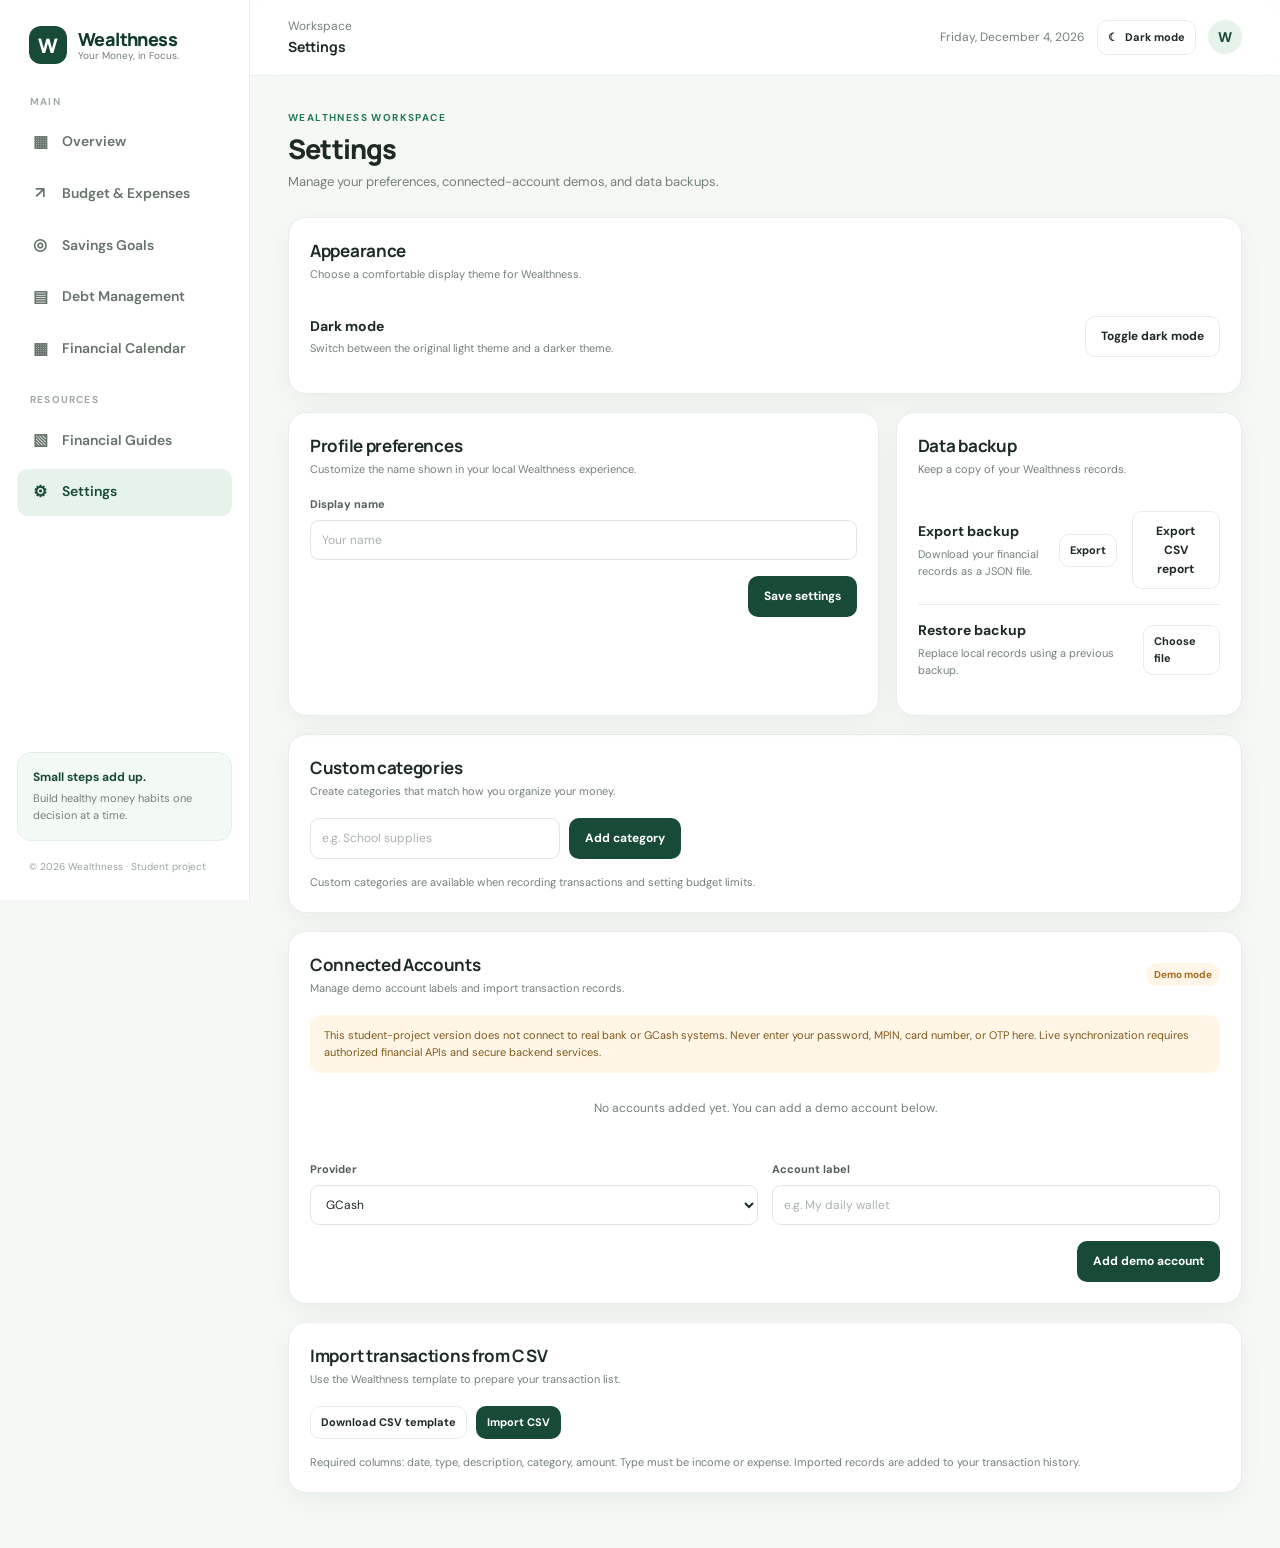
<file: settings.html>
<!DOCTYPE html>
<html lang="en">
<head>
    <meta charset="UTF-8">
    <meta name="viewport" content="width=device-width, initial-scale=1.0">
    <meta name="description" content="Wealthness personal finance and financial literacy dashboard">
    <title>Settings | Wealthness</title>
    <link rel="stylesheet" href="style.css">
    <script src="script.js" defer></script>
</head>
<body data-page="settings">
    <div class="app-shell">
        <!-- This sidebar lets users move between the Wealthness pages. -->
<aside class="sidebar" id="sidebar">
            <a class="brand" href="index.html">
                <div class="brand-mark">W</div>
                <div>
                    <div class="brand-name">Wealthness</div>
                    <div class="brand-tag">Your Money, in Focus.</div>
                </div>
            </a>

            <div class="nav-label">Main</div>
            <!-- These links open the different pages of the website. -->
<nav class="nav-list">
                <a class="nav-link" href="index.html"><span class="nav-icon">▦</span>Overview</a>
                <a class="nav-link" href="budget.html"><span class="nav-icon">↗</span>Budget &amp; Expenses</a>
                <a class="nav-link" href="savings.html"><span class="nav-icon">◎</span>Savings Goals</a>
                <a class="nav-link" href="debt.html"><span class="nav-icon">▤</span>Debt Management</a>
                <a class="nav-link" href="calendar.html"><span class="nav-icon">▦</span>Financial Calendar</a>
            </nav>
            <div class="nav-label nav-label-spaced">Resources</div>
            <nav class="nav-list">
                <a class="nav-link" href="guides.html"><span class="nav-icon">▧</span>Financial Guides</a>
                <a class="nav-link active" href="settings.html"><span class="nav-icon">⚙</span>Settings</a>
            </nav>

            <div class="sidebar-bottom">
                <div class="sidebar-tip">
                    <strong>Small steps add up.</strong>
                    <p>Build healthy money habits one decision at a time.</p>
                </div>
                <div class="sidebar-footer">© 2026 Wealthness · Student project</div>
            </div>
        </aside>

        <div class="mobile-overlay" id="mobile-overlay"></div>

        <div class="main">
            <!-- This top bar shows the page title, date, and quick controls. -->
<header class="topbar">
                <div class="topbar-left">
                    <button class="menu-toggle" id="menu-toggle" aria-label="Open navigation">☰</button>
                    <div class="breadcrumb">Workspace <strong>Settings</strong></div>
                </div>
                <div class="topbar-right">
                    <span class="today" id="current-date"></span>
                    <button class="theme-toggle" id="theme-toggle" type="button" aria-label="Switch to dark mode" title="Toggle dark mode">☾ <span>Dark mode</span></button><div class="avatar">W</div>
                </div>
            </header>

            <!-- This area contains the main information and tools for this page. -->
<main class="content">
                <div class="page-heading">
                    <div>
                        <div class="eyebrow">WEALTHNESS WORKSPACE</div>
                        <h1>Settings</h1>
                        <p class="page-subtitle">Manage your preferences, connected-account demos, and data backups.</p>
                    </div>
                </div>

                <!-- This section groups related settings information and controls. -->
                <section class="panel" style="margin-bottom:18px">
                    <div class="panel-heading"><div><h2>Appearance</h2><p class="panel-subtitle">Choose a comfortable display theme for Wealthness.</p></div></div>
                    <div class="settings-row"><div><strong>Dark mode</strong><p>Switch between the original light theme and a darker theme.</p></div><button class="btn btn-secondary" id="settings-theme-toggle" type="button">Toggle dark mode</button></div>
                </section>
                <!-- This section groups related settings information and controls. -->
                <section class="grid two-col">
                    <article class="panel">
                        <div class="panel-heading">
                            <div>
                                <h2>Profile preferences</h2>
                                <p class="panel-subtitle">Customize the name shown in your local Wealthness experience.</p>
                            </div>
                        </div>

                        <!-- This form collects information that JavaScript uses when the user submits it. -->
                        <form id="profile-form">
                            <div class="form-field">
                                <label for="profile-name">Display name</label>
                                <input id="profile-name" placeholder="Your name">
                            </div>
                            <div class="form-actions">
                                <button class="btn btn-primary">Save settings</button>
                            </div>
                        </form>
                    </article>

                    <article class="panel">
                        <div class="panel-heading">
                            <div>
                                <h2>Data backup</h2>
                                <p class="panel-subtitle">Keep a copy of your Wealthness records.</p>
                            </div>
                        </div>

                        <div class="settings-row">
                            <div>
                                <strong>Export backup</strong>
                                <p>Download your financial records as a JSON file.</p>
                            </div>
                            <button class="btn btn-secondary btn-small" id="export-data">Export</button>
                        <button class="btn btn-secondary" id="export-csv">Export CSV report</button>
                        </div>

                        <div class="settings-row">
                            <div>
                                <strong>Restore backup</strong>
                                <p>Replace local records using a previous backup.</p>
                            </div>
                            <label class="btn btn-secondary btn-small" for="import-json">Choose file</label>
                            <input class="hidden" id="import-json" type="file" accept=".json">
                        </div>
                    </article>
                </section>

                <!-- This section groups related settings information and controls. -->
                <section class="panel" style="margin-bottom:18px">
                    <div class="panel-heading">
                        <div>
                            <h2>Custom categories</h2>
                            <p class="panel-subtitle">Create categories that match how you organize your money.</p>
                        </div>
                    </div>
                    <!-- This form collects information that JavaScript uses when the user submits it. -->
                    <form id="custom-category-form" class="toolbar">
                        <input id="custom-category-input" placeholder="e.g. School supplies" required aria-label="New category name">
                        <button class="btn btn-primary" type="submit">Add category</button>
                    </form>
                    <p class="panel-subtitle">Custom categories are available when recording transactions and setting budget limits.</p>
                </section>

                <!-- This section groups related settings information and controls. -->
                <section class="panel" style="margin-bottom:18px">
                    <div class="panel-heading">
                        <div>
                            <h2>Connected Accounts</h2>
                            <p class="panel-subtitle">Manage demo account labels and import transaction records.</p>
                        </div>
                        <span class="pill warning">Demo mode</span>
                    </div>

                    <div class="notice">This student-project version does not connect to real bank or GCash systems. Never enter your password, MPIN, card number, or OTP here. Live synchronization requires authorized financial APIs and secure backend services.</div>

                    <div id="accounts-list"></div>

                    <!-- This form collects information that JavaScript uses when the user submits it. -->
                    <form id="account-form" style="margin-top:18px">
                        <div class="form-grid">
                            <div class="form-field">
                                <label for="account-provider">Provider</label>
                                <select id="account-provider">
                                    <option value="GCash">GCash</option>
                                    <option value="Maya">Maya</option>
                                    <option value="BDO">BDO</option>
                                    <option value="BPI">BPI</option>
                                    <option value="Metrobank">Metrobank</option>
                                    <option value="Other">Other</option>
                                </select>
                            </div>
                            <div class="form-field">
                                <label for="account-label">Account label</label>
                                <input id="account-label" placeholder="e.g. My daily wallet" required>
                            </div>
                        </div>

                        <div class="form-actions">
                            <button class="btn btn-primary">Add demo account</button>
                        </div>
                    </form>
                </section>

                <!-- This section groups related settings information and controls. -->
                <section class="panel">
                    <div class="panel-heading">
                        <div>
                            <h2>Import transactions from CSV</h2>
                            <p class="panel-subtitle">Use the Wealthness template to prepare your transaction list.</p>
                        </div>
                    </div>

                    <div class="toolbar">
                        <button class="btn btn-secondary btn-small" id="download-template">Download CSV template</button>
                        <label class="btn btn-primary btn-small" for="csv-import">Import CSV</label>
                        <input class="hidden" id="csv-import" type="file" accept=".csv">
                    </div>

                    <p class="panel-subtitle">Required columns: date, type, description, category, amount. Type must be income or expense. Imported records are added to your transaction history.</p>
                </section>
            </main>
        </div>
    </div>

    <div id="toast" class="success-message hidden" role="status" aria-live="polite" style="position:fixed;right:20px;bottom:20px;z-index:50;box-shadow:var(--shadow)"></div>
</body>
</html>
</file>
<file: style.css>
@import url('https://fonts.googleapis.com/css2?family=DM+Sans:wght@400;500;600;700&family=Manrope:wght@500;600;700;800&display=swap');

/* These styles control sets colors, typography, spacing, and layout shared by all pages. */
:root {
  --green-950: #123b2d;
  --green-900: #174b38;
  --green-800: #1d6045;
  --green-700: #247a55;
  --green-600: #2d9466;
  --green-100: #e6f3eb;
  --green-50: #f3faf5;
  --ink: #1d2b24;
  --muted: #738078;
  --line: #e7ede8;
  --surface: #fff;
  --canvas: #f6f8f6;
  --red: #c65353;
  --red-bg: #fff0ef;
  --amber: #a66a18;
  --amber-bg: #fff6e7;
  --shadow: 0 8px 28px rgba(24,65,45,.055);
  --radius: 18px;
}

* {
  box-sizing: border-box;
}

html {
  scroll-behavior: smooth;
}

body {
  margin: 0;
  background: var(--canvas);
  color: var(--ink);
  font-family: 'DM Sans',sans-serif;
  font-size: 14px;
  line-height: 1.55;
}

button,
input,
select,
/* These styles control styles buttons, inputs, labels, and forms. */
textarea {
  font: inherit;
}

button,
/* These styles control controls reusable website elements. */
a {
  -webkit-tap-highlight-color: transparent;
}

a {
  color: inherit;
  text-decoration: none;
}

/* These styles control styles buttons, inputs, labels, and forms. */
button {
  cursor: pointer;
}

/* These styles control sets colors, typography, spacing, and layout shared by all pages. */
.app-shell {
  min-height: 100vh;
}

/* These styles control styles the shared page menu and navigation links. */
.sidebar {
  position: fixed;
  inset: 0 auto 0 0;
  width: 250px;
  background: #fff;
  border-right: 1px solid var(--line);
  padding: 26px 17px;
  display: flex;
  flex-direction: column;
  z-index: 20;
}

.brand {
  display: flex;
  align-items: center;
  gap: 11px;
  padding: 0 12px 30px;
}

.brand-mark {
  width: 38px;
  height: 38px;
  border-radius: 12px;
  background: var(--green-900);
  color: #fff;
  display: grid;
  place-items: center;
  font: 800 20px Manrope;
}

.brand-name {
  font: 800 18px Manrope;
  letter-spacing: -.6px;
  color: var(--green-950);
}

.brand-tag {
  font-size: 10px;
  color: var(--muted);
  margin-top: -3px;
}

.nav-label {
  font-size: 10px;
  text-transform: uppercase;
  letter-spacing: 1.2px;
  font-weight: 700;
  color: #a0aaa3;
  padding: 0 13px 9px;
}

.nav-list {
  display: grid;
  gap: 5px;
}

.nav-link {
  display: flex;
  align-items: center;
  gap: 12px;
  padding: 11px 13px;
  border-radius: 11px;
  color: #65736a;
  font-weight: 600;
  transition: .18s;
}

.nav-link:hover {
  background: var(--green-50);
  color: var(--green-800);
}

.nav-link.active {
  background: var(--green-100);
  color: var(--green-900);
}

/* These styles control controls reusable website elements. */
.nav-icon {
  width: 20px;
  text-align: center;
  font-size: 16px;
}

/* These styles control styles the shared page menu and navigation links. */
.sidebar-bottom {
  margin-top: auto;
}

.sidebar-tip {
  background: var(--green-50);
  border: 1px solid #e1efe5;
  padding: 15px;
  border-radius: 14px;
}

.sidebar-tip strong {
  display: block;
  color: var(--green-900);
  font-size: 12px;
  margin-bottom: 4px;
}

.sidebar-tip p {
  margin: 0;
  color: var(--muted);
  font-size: 11px;
}

.sidebar-footer {
  font-size: 10px;
  color: #9aa49d;
  padding: 18px 12px 0;
}

/* These styles control sets colors, typography, spacing, and layout shared by all pages. */
.main {
  margin-left: 250px;
  min-height: 100vh;
}

/* These styles control styles the page header and quick controls. */
.topbar {
  height: 76px;
  background: rgba(255,255,255,.88);
  backdrop-filter: blur(12px);
  border-bottom: 1px solid var(--line);
  display: flex;
  align-items: center;
  justify-content: space-between;
  padding: 0 38px;
  position: sticky;
  top: 0;
  z-index: 10;
}

.topbar-left {
  display: flex;
  align-items: center;
  gap: 13px;
}

.menu-toggle {
  display: none;
  border: 0;
  background: transparent;
  font-size: 22px;
}

.breadcrumb {
  font-size: 12px;
  color: var(--muted);
}

.breadcrumb strong {
  color: var(--ink);
  font-size: 14px;
  display: block;
  font-family: Manrope;
}

.topbar-right {
  display: flex;
  align-items: center;
  gap: 12px;
}

/* These styles control controls reusable website elements. */
.today {
  font-size: 12px;
  color: var(--muted);
}

/* These styles control styles the page header and quick controls. */
.avatar {
  width: 34px;
  height: 34px;
  border-radius: 50%;
  background: var(--green-100);
  color: var(--green-900);
  display: grid;
  place-items: center;
  font-weight: 700;
}

/* These styles control sets colors, typography, spacing, and layout shared by all pages. */
.content {
  max-width: 1450px;
  margin: 0 auto;
  padding: 34px 38px 55px;
}

/* These styles control controls reusable website elements. */
.page-heading {
  display: flex;
  align-items: flex-start;
  justify-content: space-between;
  gap: 18px;
  margin-bottom: 25px;
}

.eyebrow {
  font-size: 10px;
  text-transform: uppercase;
  letter-spacing: 1.4px;
  color: var(--green-700);
  font-weight: 700;
}

h1,
h2,
h3,
p {
  margin-top: 0;
}

h1 {
  font: 800 27px Manrope;
  letter-spacing: -.8px;
  margin: 4px 0 5px;
}

h2 {
  font: 700 17px Manrope;
  letter-spacing: -.3px;
  margin: 0;
}

h3 {
  font: 700 14px Manrope;
  margin: 0;
}

.page-subtitle {
  color: var(--muted);
  margin: 0;
  font-size: 13px;
}

/* These styles control styles buttons, inputs, labels, and forms. */
.btn {
  border: 1px solid transparent;
  border-radius: 10px;
  padding: 10px 15px;
  font-weight: 700;
  font-size: 12px;
  display: inline-flex;
  align-items: center;
  justify-content: center;
  gap: 7px;
  transition: .18s;
}

.btn-primary {
  background: var(--green-900);
  color: white;
}

.btn-primary:hover {
  background: var(--green-800);
  transform: translateY(-1px);
}

.btn-secondary {
  background: #fff;
  border-color: var(--line);
  color: var(--ink);
}

.btn-secondary:hover {
  border-color: #b8d2c0;
  background: var(--green-50);
}

.btn-danger {
  background: var(--red-bg);
  color: var(--red);
  border-color: #f5d8d5;
}

.btn-small {
  padding: 7px 10px;
  font-size: 11px;
}

.btn:disabled {
  opacity: .45;
  cursor: not-allowed;
  transform: none;
}

/* These styles control controls reusable website elements. */
.grid {
  display: grid;
  gap: 17px;
}

.stats-grid {
  grid-template-columns: repeat(4,minmax(0,1fr));
  margin-bottom: 19px;
}

.stat-card,
.panel {
  background: var(--surface);
  border: 1px solid var(--line);
  border-radius: var(--radius);
  box-shadow: var(--shadow);
}

/* These styles control styles the financial overview, charts, cards, and insights. */
.stat-card {
  padding: 19px;
}

/* These styles control controls reusable website elements. */
.stat-top {
  display: flex;
  align-items: center;
  justify-content: space-between;
  margin-bottom: 13px;
}

/* These styles control styles buttons, inputs, labels, and forms. */
.stat-label {
  font-size: 11px;
  color: var(--muted);
  font-weight: 600;
}

/* These styles control controls reusable website elements. */
.stat-icon {
  width: 33px;
  height: 33px;
  border-radius: 10px;
  background: var(--green-50);
  display: grid;
  place-items: center;
  font-size: 15px;
}

.stat-value {
  font: 800 22px Manrope;
  letter-spacing: -.6px;
  margin-bottom: 4px;
}

.stat-note {
  font-size: 10px;
  color: var(--muted);
}

.stat-note.positive {
  color: var(--green-700);
}

.two-col {
  grid-template-columns: minmax(0,1.45fr) minmax(280px,.85fr);
  margin-bottom: 18px;
}

.equal-col {
  grid-template-columns: repeat(2,minmax(0,1fr));
  margin-bottom: 18px;
}

.panel {
  padding: 21px;
  min-width: 0;
}

.panel-heading {
  display: flex;
  align-items: center;
  justify-content: space-between;
  gap: 12px;
  margin-bottom: 18px;
}

.panel-subtitle {
  font-size: 11px;
  color: var(--muted);
  margin: 4px 0 0;
}

.text-link {
  font-size: 11px;
  font-weight: 700;
  color: var(--green-700);
}

/* These styles control styles the financial overview, charts, cards, and insights. */
.chart {
  height: 210px;
  display: flex;
  align-items: flex-end;
  gap: 14px;
  padding: 15px 5px 0;
  border-bottom: 1px solid var(--line);
}

.chart-month {
  flex: 1;
  min-width: 0;
  height: 100%;
  display: flex;
  flex-direction: column;
  align-items: center;
  justify-content: flex-end;
  gap: 8px;
}

.chart-bars {
  height: 165px;
  width: 100%;
  display: flex;
  align-items: flex-end;
  justify-content: center;
  gap: 4px;
}

.chart-bar {
  width: min(18px,42%);
  min-height: 3px;
  border-radius: 5px 5px 0 0;
  background: #a9d9bb;
}

.chart-bar.expense {
  background: var(--green-800);
}

.chart-label {
  font-size: 10px;
  color: var(--muted);
}

/* These styles control controls reusable website elements. */
.legend {
  display: flex;
  gap: 15px;
  margin-top: 14px;
}

.legend span {
  display: flex;
  align-items: center;
  gap: 6px;
  color: var(--muted);
  font-size: 10px;
}

.dot {
  width: 7px;
  height: 7px;
  border-radius: 50%;
  background: #a9d9bb;
}

.dot.dark {
  background: var(--green-800);
}

/* These styles control styles transaction forms, expense lists, and budget tools. */
.category-list {
  display: grid;
  gap: 15px;
}

.category-row {
  display: grid;
  grid-template-columns: 1fr auto;
  gap: 7px;
  align-items: center;
}

.category-name {
  font-size: 11px;
  font-weight: 600;
}

.category-amount {
  font-size: 11px;
  font-weight: 700;
}

/* These styles control controls reusable website elements. */
.progress-track {
  grid-column: 1/-1;
  height: 7px;
  border-radius: 20px;
  background: #eef2ef;
  overflow: hidden;
}

.progress-fill {
  height: 100%;
  background: var(--green-600);
  border-radius: 20px;
}

.progress-fill.warning {
  background: #d59a45;
}

.progress-fill.danger {
  background: #cf6b62;
}

/* These styles control styles popups, notifications, and result panels. */
.empty-state {
  text-align: center;
  padding: 26px 12px;
  color: var(--muted);
  font-size: 12px;
}

/* These styles control controls reusable website elements. */
.empty-icon {
  font-size: 27px;
  margin-bottom: 8px;
}

.table-wrap {
  overflow-x: auto;
}

table {
  width: 100%;
  border-collapse: collapse;
  white-space: nowrap;
}

th {
  text-align: left;
  color: #8a968e;
  font-size: 10px;
  text-transform: uppercase;
  letter-spacing: .7px;
  font-weight: 700;
  padding: 11px 10px;
  border-bottom: 1px solid var(--line);
}

td {
  padding: 13px 10px;
  border-bottom: 1px solid #f0f3f0;
  font-size: 11px;
}

tbody tr:last-child td {
  border-bottom: 0;
}

.amount-income {
  color: var(--green-700);
  font-weight: 700;
}

/* These styles control styles transaction forms, expense lists, and budget tools. */
.amount-expense {
  color: var(--red);
  font-weight: 700;
}

/* These styles control controls reusable website elements. */
.pill {
  display: inline-flex;
  align-items: center;
  border-radius: 30px;
  padding: 4px 8px;
  font-size: 10px;
  font-weight: 700;
  background: var(--green-50);
  color: var(--green-800);
}

.pill.neutral {
  background: #f0f2f0;
  color: #68756c;
}

.pill.warning {
  background: var(--amber-bg);
  color: var(--amber);
}

.pill.danger {
  background: var(--red-bg);
  color: var(--red);
}

/* These styles control styles buttons, inputs, labels, and forms. */
.form-grid {
  display: grid;
  grid-template-columns: repeat(2,minmax(0,1fr));
  gap: 14px;
}

.form-field {
  display: grid;
  gap: 6px;
}

.form-field.full {
  grid-column: 1/-1;
}

label {
  font-size: 11px;
  font-weight: 700;
  color: #536158;
}

input,
select,
textarea {
  width: 100%;
  border: 1px solid #dfe7e1;
  border-radius: 9px;
  background: #fff;
  padding: 10px 11px;
  color: var(--ink);
  outline: none;
  font-size: 12px;
}

input:focus,
select:focus,
textarea:focus {
  border-color: var(--green-600);
  box-shadow: 0 0 0 3px rgba(45,148,102,.11);
}

input::placeholder,
textarea::placeholder {
  color: #aab3ac;
}

.form-actions {
  display: flex;
  gap: 8px;
  justify-content: flex-end;
  margin-top: 16px;
}

/* These styles control controls reusable website elements. */
.toolbar {
  display: flex;
  gap: 9px;
  align-items: center;
  flex-wrap: wrap;
  margin-bottom: 15px;
}

/* These styles control styles buttons, inputs, labels, and forms. */
.toolbar input {
  max-width: 250px;
}

.toolbar select {
  max-width: 170px;
}

/* These styles control styles savings progress, calculators, planner, and challenges. */
.goal-card {
  border: 1px solid var(--line);
  border-radius: 14px;
  padding: 17px;
  background: #fff;
}

.goal-top {
  display: flex;
  justify-content: space-between;
  gap: 10px;
  align-items: flex-start;
}

.goal-emoji {
  width: 38px;
  height: 38px;
  border-radius: 12px;
  background: var(--green-50);
  display: grid;
  place-items: center;
  font-size: 18px;
}

.goal-amount {
  font: 800 19px Manrope;
  margin: 14px 0 2px;
}

.goal-meta {
  font-size: 10px;
  color: var(--muted);
}

.goal-progress {
  height: 8px;
  background: #edf2ee;
  border-radius: 20px;
  overflow: hidden;
  margin: 12px 0 7px;
}

.goal-progress span {
  display: block;
  height: 100%;
  background: var(--green-600);
  border-radius: 20px;
}

.goal-actions {
  display: flex;
  gap: 7px;
  margin-top: 14px;
}

.planner-highlight {
  background: linear-gradient(120deg,#174b38,#267653);
  color: #fff;
  border-radius: 17px;
  padding: 22px;
  display: flex;
  justify-content: space-between;
  gap: 20px;
  align-items: center;
  margin-bottom: 18px;
}

.planner-highlight p {
  color: #d5e9dc;
  font-size: 11px;
  margin: 5px 0 0;
}

.planner-highlight .big {
  font: 800 27px Manrope;
}

.planner-highlight .btn {
  background: #fff;
  color: var(--green-900);
}

/* These styles control styles popups, notifications, and result panels. */
.result-box {
  background: var(--green-50);
  border: 1px solid #e0efe4;
  border-radius: 13px;
  padding: 15px;
}

.result-box strong {
  font: 800 20px Manrope;
  color: var(--green-900);
}

.result-box small {
  display: block;
  color: var(--muted);
  font-size: 10px;
}

/* These styles control styles preferences and backup tools. */
.settings-row {
  display: flex;
  justify-content: space-between;
  align-items: center;
  gap: 15px;
  padding: 15px 0;
  border-bottom: 1px solid var(--line);
}

.settings-row:last-child {
  border: 0;
}

.settings-row p {
  margin: 3px 0 0;
  color: var(--muted);
  font-size: 11px;
}

.account-card {
  display: flex;
  justify-content: space-between;
  align-items: center;
  gap: 12px;
  border: 1px solid var(--line);
  border-radius: 12px;
  padding: 13px;
  margin-top: 10px;
}

.account-left {
  display: flex;
  align-items: center;
  gap: 11px;
}

.account-logo {
  width: 37px;
  height: 37px;
  border-radius: 11px;
  background: var(--green-50);
  display: grid;
  place-items: center;
  font-weight: 800;
  color: var(--green-900);
}

/* These styles control styles guide cards and instructions. */
.guide-grid {
  grid-template-columns: repeat(3,minmax(0,1fr));
}

.guide-card {
  padding: 18px;
}

.guide-icon {
  font-size: 22px;
  margin-bottom: 13px;
}

.guide-card p {
  font-size: 11px;
  color: var(--muted);
  margin: 7px 0 12px;
}

.guide-card details {
  border-top: 1px solid var(--line);
  padding-top: 10px;
}

.guide-card summary {
  font-size: 11px;
  font-weight: 700;
  color: var(--green-800);
  cursor: pointer;
}

.guide-card details p {
  margin: 10px 0 0;
  line-height: 1.7;
}

.notice {
  padding: 12px 14px;
  border-radius: 11px;
  background: var(--amber-bg);
  color: #805719;
  font-size: 11px;
  margin-top: 12px;
}

/* These styles control styles popups, notifications, and result panels. */
.success-message {
  padding: 10px 12px;
  border-radius: 9px;
  background: var(--green-50);
  color: var(--green-800);
  font-size: 11px;
  margin: 10px 0;
}

/* These styles control controls reusable website elements. */
.hidden {
  display: none!important;
}

/* These styles control styles the shared page menu and navigation links. */
.mobile-overlay {
  display: none;
}

/* These styles control adjusts the layout for different screen sizes. */
@media(max-width:1100px) {
/* These styles control controls reusable website elements. */
  .stats-grid {
    grid-template-columns: repeat(2,minmax(0,1fr));
  }

/* These styles control styles guide cards and instructions. */
  .guide-grid {
    grid-template-columns: repeat(2,minmax(0,1fr));
  }

/* These styles control sets colors, typography, spacing, and layout shared by all pages. */
  .content {
    padding: 28px 25px 45px;
  }

/* These styles control styles the page header and quick controls. */
  .topbar {
    padding: 0 25px;
  }
}

/* These styles control adjusts the layout for different screen sizes. */
@media(max-width:800px) {
/* These styles control styles the shared page menu and navigation links. */
  .sidebar {
    transform: translateX(-100%);
    transition: transform .22s ease;
    box-shadow: var(--shadow);
  }

  .sidebar.open {
    transform: translateX(0);
  }

/* These styles control sets colors, typography, spacing, and layout shared by all pages. */
  .main {
    margin-left: 0;
  }

/* These styles control styles the page header and quick controls. */
  .menu-toggle {
    display: block;
  }

/* These styles control styles the shared page menu and navigation links. */
  .mobile-overlay.show {
    display: block;
    position: fixed;
    inset: 0;
    background: rgba(12,32,22,.3);
    z-index: 15;
  }

/* These styles control styles the page header and quick controls. */
  .topbar {
    height: 67px;
    padding: 0 18px;
  }

/* These styles control sets colors, typography, spacing, and layout shared by all pages. */
  .content {
    padding: 25px 18px 40px;
  }

  .two-col,
/* These styles control controls reusable website elements. */
  .equal-col {
    grid-template-columns: 1fr;
  }
}

/* These styles control adjusts the layout for different screen sizes. */
@media(max-width:560px) {
/* These styles control controls reusable website elements. */
  .page-heading {
    flex-direction: column;
    align-items: stretch;
  }

  .stats-grid {
    gap: 10px;
  }

/* These styles control styles the financial overview, charts, cards, and insights. */
  .stat-card {
    padding: 14px;
  }

/* These styles control controls reusable website elements. */
  .stat-value {
    font-size: 18px;
  }

  .form-grid,
/* These styles control styles guide cards and instructions. */
  .guide-grid {
    grid-template-columns: 1fr;
  }

/* These styles control styles buttons, inputs, labels, and forms. */
  .form-field.full {
    grid-column: auto;
  }

/* These styles control styles savings progress, calculators, planner, and challenges. */
  .planner-highlight {
    align-items: flex-start;
    flex-direction: column;
  }

/* These styles control controls reusable website elements. */
  .today {
    display: none;
  }

  .panel {
    padding: 16px;
  }

  .toolbar input,
/* These styles control styles buttons, inputs, labels, and forms. */
  .toolbar select {
    max-width: none;
    flex: 1;
  }

/* These styles control sets colors, typography, spacing, and layout shared by all pages. */
  .content {
    padding-left: 13px;
    padding-right: 13px;
  }
}

/* These styles control adjusts the layout for different screen sizes. */
@media(prefers-reduced-motion:reduce) {
  *,
  *::before,
/* These styles control sets colors, typography, spacing, and layout shared by all pages. */
  *::after {
    scroll-behavior: auto!important;
    transition: none!important;
  }
}

/* These styles control the quick-add transaction window on the Dashboard. */
/* These styles control styles popups, notifications, and result panels. */
.modal-backdrop {
  position: fixed;
  inset: 0;
  background: rgba(13,35,24,.48);
  z-index: 60;
  display: grid;
  place-items: center;
  padding: 18px;
}

.modal-backdrop.hidden {
  display: none!important;
}

.modal-card {
  width: min(100%,560px);
  max-height: 90vh;
  overflow: auto;
  background: #fff;
  border-radius: 18px;
  padding: 23px;
  box-shadow: 0 24px 70px rgba(0,0,0,.18);
}

.modal-close {
  border: 0;
  background: #f1f5f2;
  color: #536158;
  width: 32px;
  height: 32px;
  border-radius: 50%;
  font-size: 21px;
  line-height: 1;
}

.modal-close:hover {
  background: var(--green-100);
  color: var(--green-900);
}

body.modal-open {
  overflow: hidden;
}


/* These styles control the extra calendar and planning features. */
/* These styles control styles the calendar and scheduled events. */
.calendar-events {
  display: grid;
  gap: 10px;
}
.calendar-event {
  display: grid;
  grid-template-columns: 150px minmax(0,1fr) auto auto;
  align-items: center;
  gap: 14px;
  border: 1px solid var(--line);
  border-radius: 12px;
  padding: 13px 15px;
  background: #fff;
}
.calendar-date strong,
.calendar-date span,
.calendar-detail strong,
.calendar-detail span {
  display: block;
}
.calendar-date strong,
.calendar-detail strong {
  font-size: 12px;
}
.calendar-date span,
.calendar-detail span {
  color: var(--muted);
  font-size: 10px;
  margin-top: 3px;
}
.calendar-amount {
  font-size: 12px;
  font-weight: 700;
  white-space: nowrap;
}
/* These styles control styles transaction forms, expense lists, and budget tools. */
.recurring-row {
  padding: 11px 0;
  border-bottom: 1px solid var(--line);
}
.insight-category {
  font-size: 17px;
}
/* These styles control adjusts the layout for different screen sizes. */
@media(max-width:700px) {
/* These styles control styles the calendar and scheduled events. */
  .calendar-event {
    grid-template-columns: 1fr auto;
    gap: 8px;
  }
  .calendar-date,
  .calendar-detail {
    grid-column: 1;
  }
  .calendar-amount,
  .calendar-event .btn {
    grid-column: 2;
    justify-self: end;
  }
}

/* These styles support the theme and the added financial tools. */
.nav-label-spaced{margin-top:20px}
.theme-toggle{border:1px solid var(--line);background:var(--surface);color:var(--ink);border-radius:10px;padding:8px 10px;font-size:11px;font-weight:700;display:inline-flex;align-items:center;gap:7px}
.theme-toggle:hover{border-color:var(--green-600)}
body.dark-mode{--ink:#e6eee8;--muted:#a3b1a8;--line:#2c4035;--surface:#18271f;--canvas:#101a15;--green-50:#1b3025;--green-100:#203b2c;--red-bg:#3a2424;--amber-bg:#3b3020;--shadow:0 8px 28px rgba(0,0,0,.18);color-scheme:dark}
body.dark-mode .sidebar,body.dark-mode .topbar{background:rgba(21,35,27,.96);border-color:var(--line)}
body.dark-mode .brand-name,body.dark-mode .breadcrumb strong,body.dark-mode .sidebar-tip strong{color:#d8eee0}
body.dark-mode .nav-link{color:#b1c0b6}
body.dark-mode .nav-link:hover{background:#203b2c;color:#d8eee0}
body.dark-mode .nav-link.active{background:#254b36;color:#e2f3e8}
body.dark-mode .sidebar-tip,body.dark-mode .result-box,body.dark-mode .success-message{background:#1b3025;border-color:#2b4a37;color:#cfe5d6}
body.dark-mode .btn-secondary,body.dark-mode input,body.dark-mode select,body.dark-mode textarea,body.dark-mode .goal-card,body.dark-mode .calendar-event,body.dark-mode .modal-card{background:#1b2b22;color:var(--ink);border-color:var(--line)}
body.dark-mode label{color:#c0cec4}
body.dark-mode td{border-color:#2a3b31}
body.dark-mode th{color:#a8b8ad;border-color:var(--line)}
body.dark-mode .progress-track,body.dark-mode .goal-progress{background:#2a3c31}
body.dark-mode .stat-icon,body.dark-mode .account-logo,body.dark-mode .modal-close{background:#254332;color:#dceee2}
body.dark-mode .modal-close:hover{background:#315840}
body.dark-mode .result-box strong{color:#d8eee0}
body.dark-mode .notice{background:#3b3020;color:#f0d9a9}
body.dark-mode .pill.neutral{background:#2b3930;color:#c1cec5}
body.dark-mode .chart{border-color:var(--line)}
body.dark-mode .chart-bar{background:#75b58c}
body.dark-mode .chart-bar.expense{background:#2d9466}
.calc-result{margin-top:16px;line-height:1.8;font-size:12px}
.challenge-card{display:flex;flex-direction:column;align-items:flex-start;gap:10px}
.challenge-card p{margin-bottom:6px}
.challenge-progress-track{height:10px;border-radius:20px;background:var(--green-50);overflow:hidden;margin:12px 0}
.challenge-progress-fill{height:100%;background:var(--green-600);border-radius:20px}
.health-tip{padding:12px;border:1px solid var(--line);border-radius:11px;background:var(--surface);font-size:12px}
@media(max-width:800px){.theme-toggle span{display:none}.theme-toggle{padding:8px 10px}.nav-label-spaced{margin-top:14px}}

/* These styles keep the navigation usable on shorter screens. */
.sidebar{overflow-y:auto;overscroll-behavior:contain}

/* These styles control the Dashboard health summary and quick-start guide. */
.welcome-guide{display:flex;align-items:center;justify-content:space-between;gap:18px;background:linear-gradient(120deg,var(--green-50),var(--surface))}
.welcome-guide-copy{max-width:680px}
.health-tip-panel{background:var(--surface);border:1px solid var(--line);border-radius:13px;padding:16px;min-width:0}
.guide-modal{width:min(100%,680px)}
.guide-steps{display:grid;gap:14px;padding-left:22px;margin:8px 0 18px}
.guide-steps li{padding-left:5px}
.guide-steps strong,.guide-steps span{display:block}
.guide-steps strong{font-size:13px;margin-bottom:4px}
.guide-steps span{font-size:12px;color:var(--muted);line-height:1.65}
@media(max-width:560px){.welcome-guide{align-items:flex-start;flex-direction:column}.welcome-guide .btn{width:100%}}
body.dark-mode .welcome-guide{background:linear-gradient(120deg,#1b3025,#18271f)}
body.dark-mode .health-tip-panel{background:var(--surface);border-color:var(--line)}
</file>
